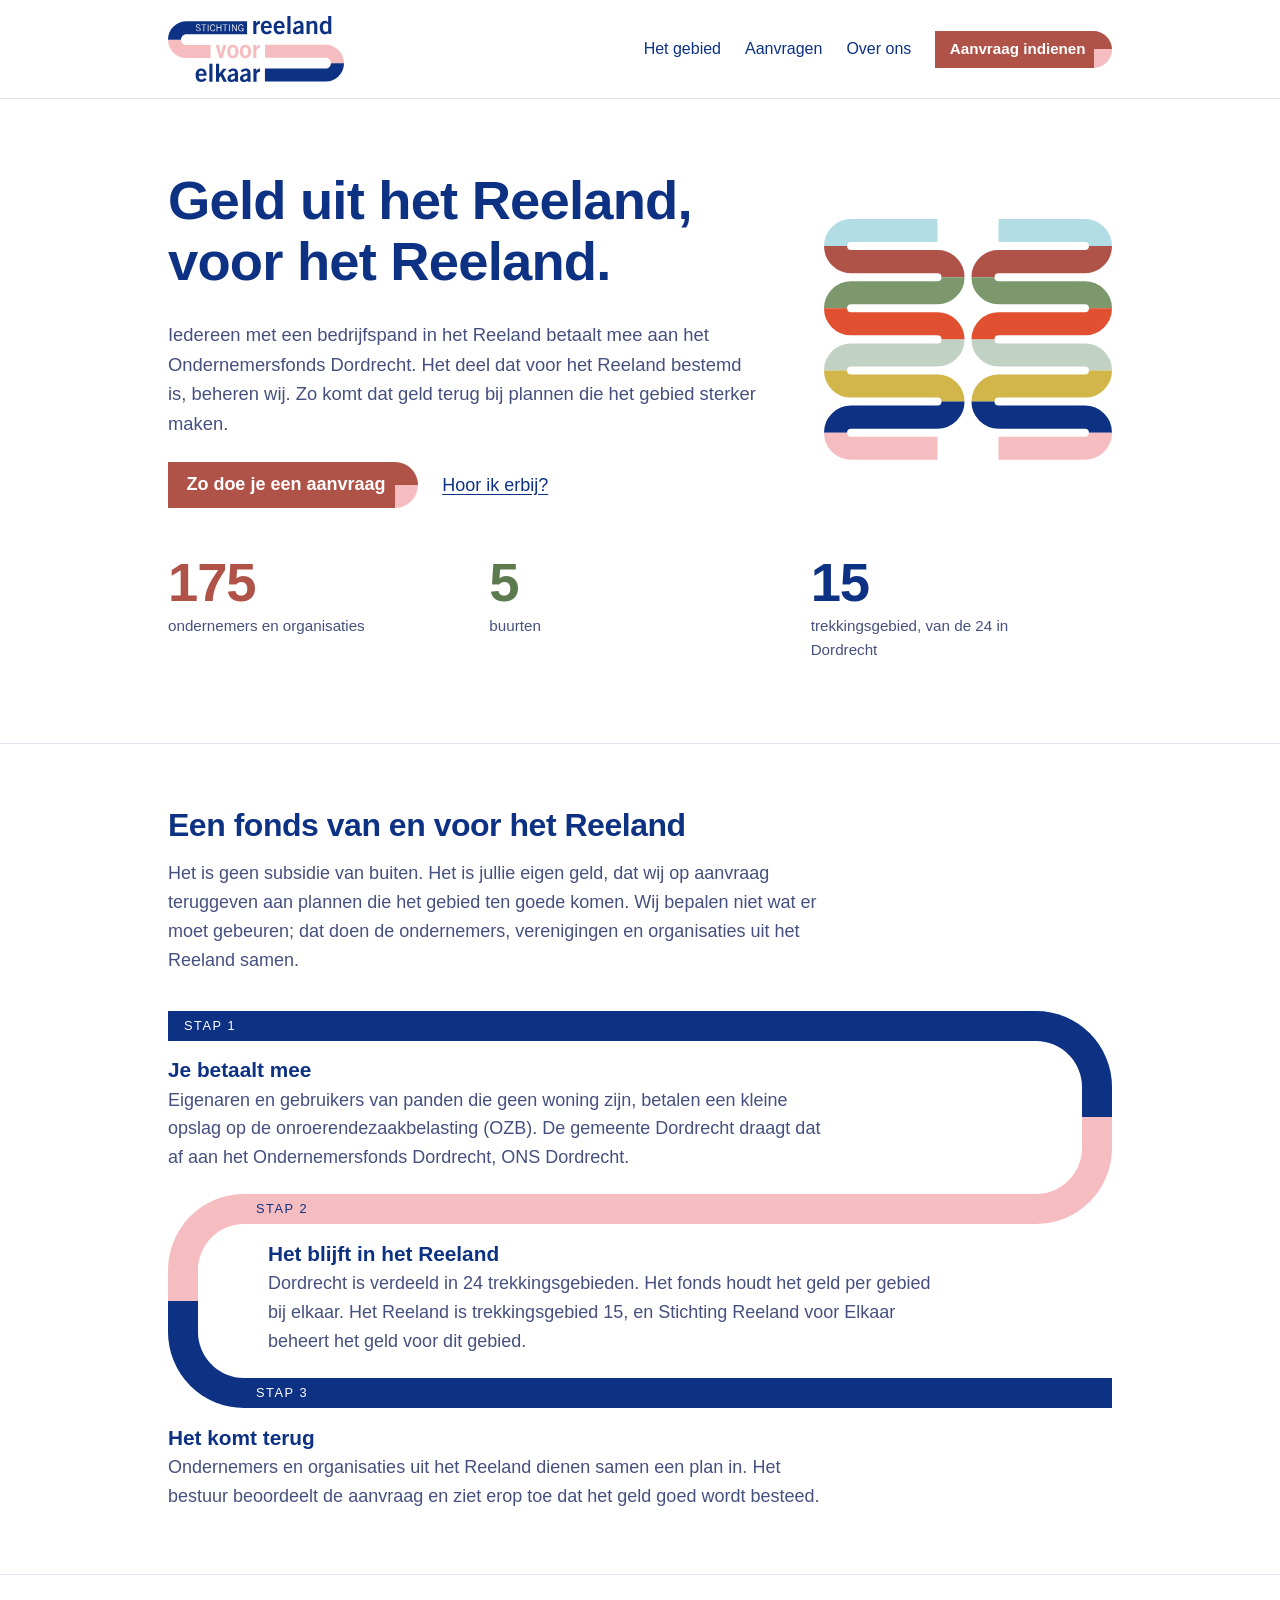
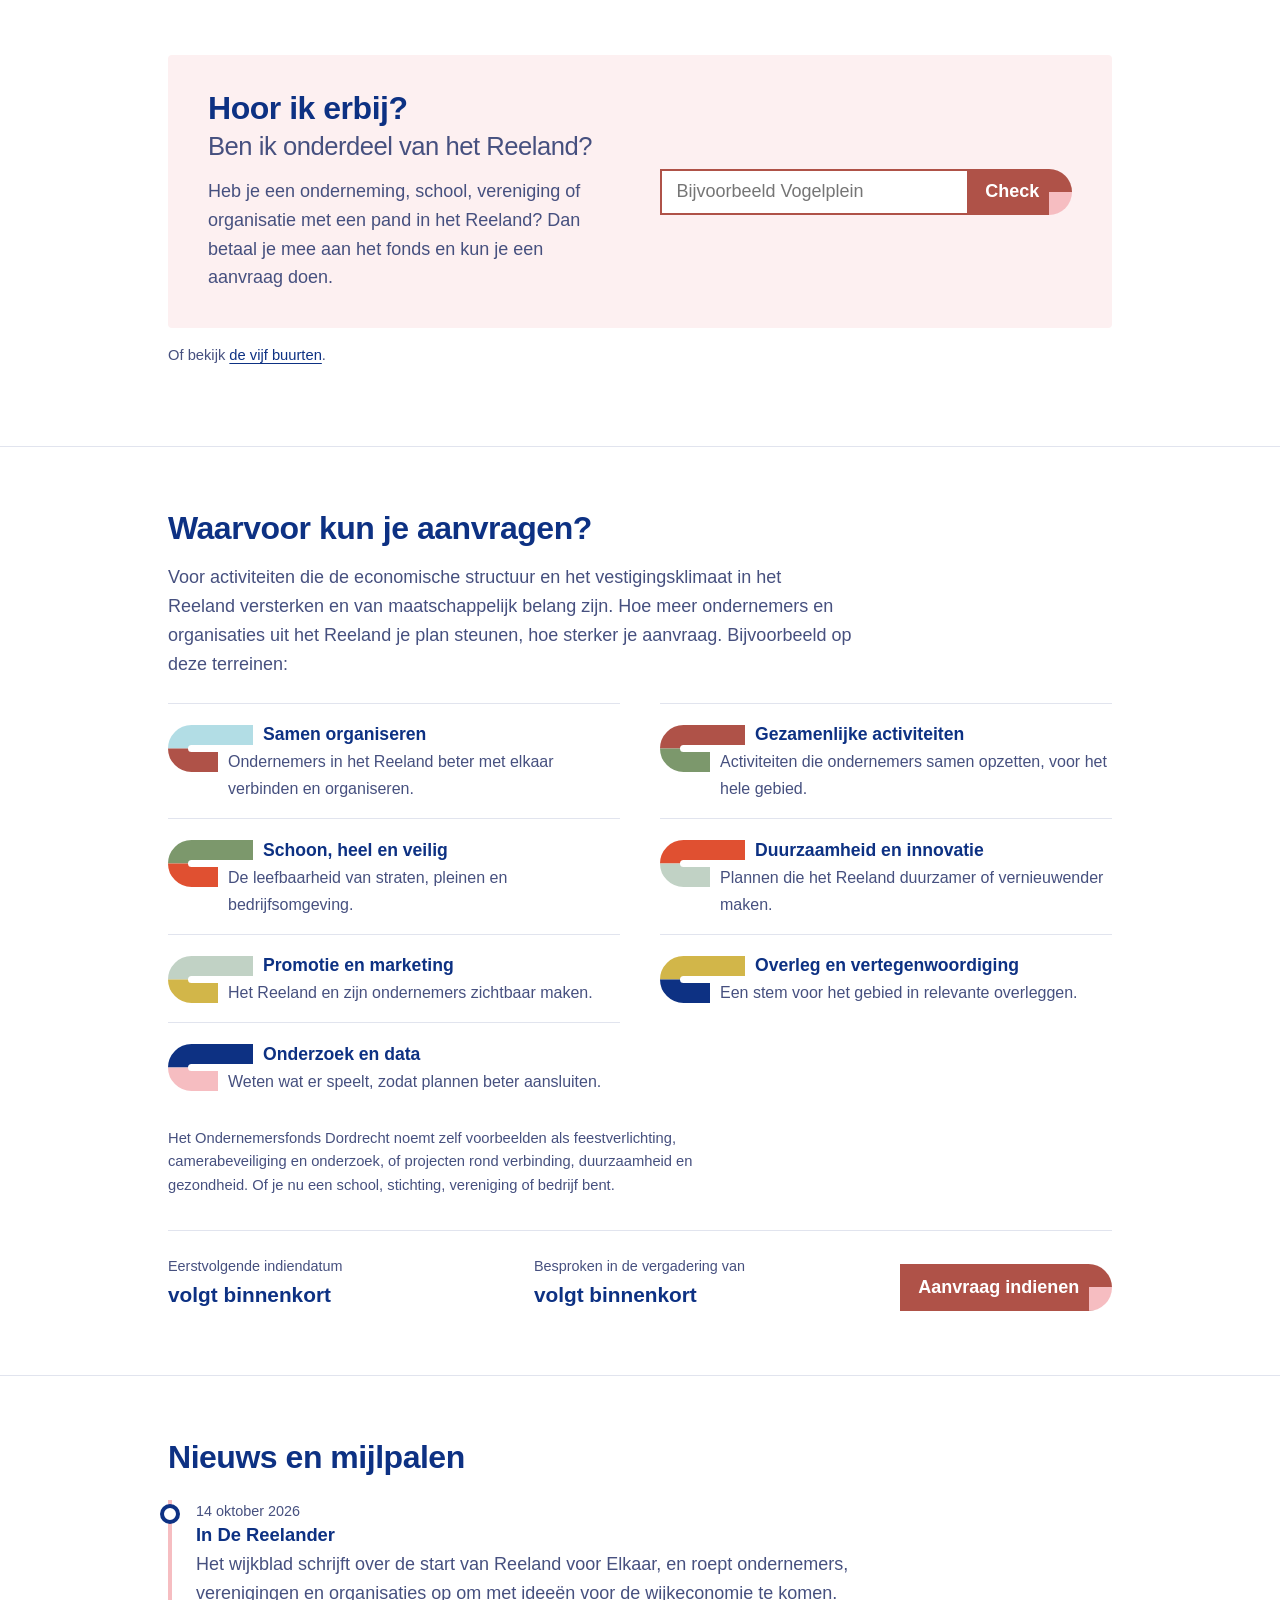
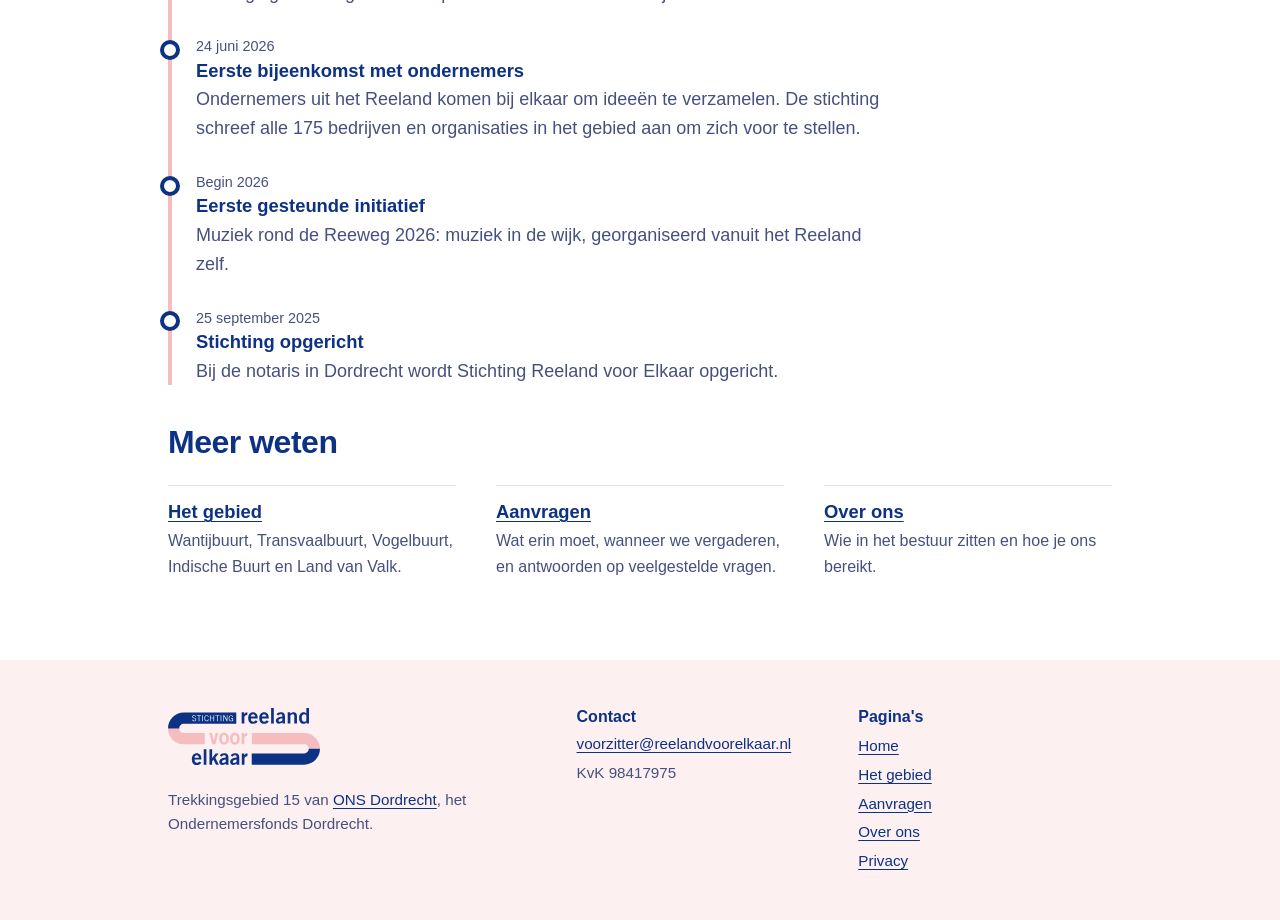
<file: index.html>
<!doctype html>
<html lang="nl">
<head>
  <meta charset="utf-8">
  <meta name="viewport" content="width=device-width, initial-scale=1">
  <title>Stichting Reeland voor Elkaar | Geld uit het Reeland, voor het Reeland</title>
  <meta name="description" content="Ondernemers, scholen en verenigingen in het Reeland in Dordrecht betalen mee aan het Ondernemersfonds. Bij Stichting Reeland voor Elkaar vraag je dat geld aan voor de wijk.">
  <meta property="og:title" content="Stichting Reeland voor Elkaar | Geld uit het Reeland, voor het Reeland">
  <meta property="og:description" content="Ondernemers, scholen en verenigingen in het Reeland in Dordrecht betalen mee aan het Ondernemersfonds. Bij Stichting Reeland voor Elkaar vraag je dat geld aan voor de wijk.">
  <meta property="og:type" content="website">
  <meta property="og:locale" content="nl_NL">
  <meta property="og:image" content="https://reelandvoorelkaar.nl/assets/deelafbeelding.png">
  <meta property="og:url" content="https://reelandvoorelkaar.nl/index.html">
  <link rel="icon" href="assets/favicon.svg" type="image/svg+xml">
  <link rel="stylesheet" href="assets/style.css?v=202611121010">
</head>
<body data-pair="home">
  <a class="skip" href="#inhoud">Naar de inhoud</a>

  <header class="top">
    <div class="wrap top__bar">
      <a class="logo" href="index.html"><img src="assets/logo/logo-5.svg" alt="Stichting Reeland voor Elkaar" width="249" height="94"></a>
      <nav class="nav" aria-label="Hoofdmenu">
        <a href="gebied.html">Het gebied</a><a href="aanvragen.html">Aanvragen</a><a href="over-ons.html">Over ons</a>
        <a class="btn" href="aanvraag.html">Aanvraag indienen</a>
      </nav>
    </div>
  </header>

  <main id="inhoud">
    <section class="hero" aria-labelledby="kop">
      <div class="wrap hero__grid">
        <div>
          <h1 id="kop">Geld uit het Reeland, <span>voor het Reeland.</span></h1>
          <p class="lead">Iedereen met een bedrijfspand in het Reeland betaalt mee aan het Ondernemersfonds Dordrecht. Het deel dat voor het Reeland bestemd is, beheren wij. Zo komt dat geld terug bij plannen die het gebied sterker maken.</p>
          <div class="actions">
            <a class="btn" href="aanvragen.html">Zo doe je een aanvraag</a>
            <a href="#hoor-ik-erbij">Hoor ik erbij?</a>
          </div>
        </div>
        <svg class="hero__art" xmlns="http://www.w3.org/2000/svg" viewBox="0 0 500.0 418" fill="none" stroke-width="40" aria-hidden="true">
  <path d="M197 20 H47 A27 27 0 0 0 20 47" stroke="#b2dde5"/>
  <path d="M20 47 A27 27 0 0 0 47 74 H197 A27 27 0 0 1 224 101" stroke="#af5248"/>
  <path d="M224 101 A27 27 0 0 1 197 128 H47 A27 27 0 0 0 20 155" stroke="#7c986c"/>
  <path d="M20 155 A27 27 0 0 0 47 182 H197 A27 27 0 0 1 224 209" stroke="#e05031"/>
  <path d="M224 209 A27 27 0 0 1 197 236 H47 A27 27 0 0 0 20 263" stroke="#c1d2c5"/>
  <path d="M20 263 A27 27 0 0 0 47 290 H197 A27 27 0 0 1 224 317" stroke="#d2b649"/>
  <path d="M224 317 A27 27 0 0 1 197 344 H47 A27 27 0 0 0 20 371" stroke="#0d3183"/>
  <path d="M20 371 A27 27 0 0 0 47 398 H197" stroke="#f6bdc1"/>
  <path d="M303 20 H453 A27 27 0 0 1 480 47" stroke="#b2dde5"/>
  <path d="M480 47 A27 27 0 0 1 453 74 H303 A27 27 0 0 0 276 101" stroke="#af5248"/>
  <path d="M276 101 A27 27 0 0 0 303 128 H453 A27 27 0 0 1 480 155" stroke="#7c986c"/>
  <path d="M480 155 A27 27 0 0 1 453 182 H303 A27 27 0 0 0 276 209" stroke="#e05031"/>
  <path d="M276 209 A27 27 0 0 0 303 236 H453 A27 27 0 0 1 480 263" stroke="#c1d2c5"/>
  <path d="M480 263 A27 27 0 0 1 453 290 H303 A27 27 0 0 0 276 317" stroke="#d2b649"/>
  <path d="M276 317 A27 27 0 0 0 303 344 H453 A27 27 0 0 1 480 371" stroke="#0d3183"/>
  <path d="M480 371 A27 27 0 0 1 453 398 H303" stroke="#f6bdc1"/>
</svg>

      </div>
      <div class="wrap">
        <ul class="cijfers" aria-label="Het Reeland in cijfers">
          <li><strong>175</strong><span>ondernemers en organisaties</span></li>
          <li><strong>5</strong><span>buurten</span></li>
          <li><strong>15</strong><span>trekkingsgebied, van de 24 in Dordrecht</span></li>
        </ul>
      </div>
    </section>

    <section class="block" aria-labelledby="h-werkt">
      <div class="wrap">
        <h2 id="h-werkt">Een fonds van en voor het Reeland</h2>
        <p class="intro">Het is geen subsidie van buiten. Het is jullie eigen geld, dat wij op aanvraag teruggeven aan plannen die het gebied ten goede komen. Wij bepalen niet wat er moet gebeuren; dat doen de ondernemers, verenigingen en organisaties uit het Reeland samen.</p>
        <ol class="flow">
          <li><span class="flow__label">Stap 1</span><h3>Je betaalt mee</h3><p>Eigenaren en gebruikers van panden die geen woning zijn, betalen een kleine opslag op de onroerendezaakbelasting (OZB). De gemeente Dordrecht draagt dat af aan het Ondernemersfonds Dordrecht, ONS Dordrecht.</p></li>
          <li><span class="flow__label">Stap 2</span><h3>Het blijft in het Reeland</h3><p>Dordrecht is verdeeld in 24 trekkingsgebieden. Het fonds houdt het geld per gebied bij elkaar. Het Reeland is trekkingsgebied 15, en Stichting Reeland voor Elkaar beheert het geld voor dit gebied.</p></li>
          <li><span class="flow__label">Stap 3</span><h3>Het komt terug</h3><p>Ondernemers en organisaties uit het Reeland dienen samen een plan in. Het bestuur beoordeelt de aanvraag en ziet erop toe dat het geld goed wordt besteed.</p></li>
        </ol>
      </div>
    </section>
    <section class="block" id="hoor-ik-erbij" aria-labelledby="h-check">
      <div class="wrap">
        <div class="panel">
          <div>
            <h2 id="h-check">Hoor ik erbij? <span>Ben ik onderdeel van het Reeland?</span></h2>
            <p>Heb je een onderneming, school, vereniging of organisatie met een pand in het Reeland? Dan betaal je mee aan het fonds en kun je een aanvraag doen.</p>
          </div>
          <div>
            <form class="streetform" data-straatcheck>
              <label for="straat-home">Typ je straatnaam</label>
              <input id="straat-home" name="straat" list="straten-lijst" autocomplete="off" placeholder="Bijvoorbeeld Vogelplein">
              <button class="btn" type="submit">Check</button>
            </form>
            <p class="result" role="status" aria-live="polite"></p>
            <datalist id="straten-lijst"></datalist>
          </div>
        </div>
        <p class="small mt-s">Of bekijk <a href="gebied.html">de vijf buurten</a>.</p>
      </div>
    </section>
    <section class="block" aria-labelledby="h-thema">
      <div class="wrap">
        <h2 id="h-thema">Waarvoor kun je aanvragen?</h2>
        <p class="intro">Voor activiteiten die de economische structuur en het vestigingsklimaat in het Reeland versterken en van maatschappelijk belang zijn. Hoe meer ondernemers en organisaties uit het Reeland je plan steunen, hoe sterker je aanvraag. Bijvoorbeeld op deze terreinen:</p>
        <ul class="list list--2 tiles">
          <li><svg class="mini" viewBox="0 0 170 94" fill="none" stroke-width="40" aria-hidden="true"><path d="M170 20H47A27 27 0 0 0 20 47" stroke="var(--t1)"/><path d="M20 47A27 27 0 0 0 47 74H100" stroke="var(--t2)"/></svg><h3>Samen organiseren</h3><p>Ondernemers in het Reeland beter met elkaar verbinden en organiseren.</p></li>
          <li><svg class="mini" viewBox="0 0 170 94" fill="none" stroke-width="40" aria-hidden="true"><path d="M170 20H47A27 27 0 0 0 20 47" stroke="var(--t1)"/><path d="M20 47A27 27 0 0 0 47 74H100" stroke="var(--t2)"/></svg><h3>Gezamenlijke activiteiten</h3><p>Activiteiten die ondernemers samen opzetten, voor het hele gebied.</p></li>
          <li><svg class="mini" viewBox="0 0 170 94" fill="none" stroke-width="40" aria-hidden="true"><path d="M170 20H47A27 27 0 0 0 20 47" stroke="var(--t1)"/><path d="M20 47A27 27 0 0 0 47 74H100" stroke="var(--t2)"/></svg><h3>Schoon, heel en veilig</h3><p>De leefbaarheid van straten, pleinen en bedrijfsomgeving.</p></li>
          <li><svg class="mini" viewBox="0 0 170 94" fill="none" stroke-width="40" aria-hidden="true"><path d="M170 20H47A27 27 0 0 0 20 47" stroke="var(--t1)"/><path d="M20 47A27 27 0 0 0 47 74H100" stroke="var(--t2)"/></svg><h3>Duurzaamheid en innovatie</h3><p>Plannen die het Reeland duurzamer of vernieuwender maken.</p></li>
          <li><svg class="mini" viewBox="0 0 170 94" fill="none" stroke-width="40" aria-hidden="true"><path d="M170 20H47A27 27 0 0 0 20 47" stroke="var(--t1)"/><path d="M20 47A27 27 0 0 0 47 74H100" stroke="var(--t2)"/></svg><h3>Promotie en marketing</h3><p>Het Reeland en zijn ondernemers zichtbaar maken.</p></li>
          <li><svg class="mini" viewBox="0 0 170 94" fill="none" stroke-width="40" aria-hidden="true"><path d="M170 20H47A27 27 0 0 0 20 47" stroke="var(--t1)"/><path d="M20 47A27 27 0 0 0 47 74H100" stroke="var(--t2)"/></svg><h3>Overleg en vertegenwoordiging</h3><p>Een stem voor het gebied in relevante overleggen.</p></li>
          <li><svg class="mini" viewBox="0 0 170 94" fill="none" stroke-width="40" aria-hidden="true"><path d="M170 20H47A27 27 0 0 0 20 47" stroke="var(--t1)"/><path d="M20 47A27 27 0 0 0 47 74H100" stroke="var(--t2)"/></svg><h3>Onderzoek en data</h3><p>Weten wat er speelt, zodat plannen beter aansluiten.</p></li>
        </ul>
        <p class="small mt-s">Het Ondernemersfonds Dordrecht noemt zelf voorbeelden als feestverlichting, camerabeveiliging en onderzoek, of projecten rond verbinding, duurzaamheid en gezondheid. Of je nu een school, stichting, vereniging of bedrijf bent.</p>
        <div class="deadline">
          <div><small>Eerstvolgende indiendatum</small><strong data-next="indienen">&nbsp;</strong></div>
          <div><small>Besproken in de vergadering van</small><strong data-next="vergadering">&nbsp;</strong></div>
          <a class="btn" href="aanvragen.html">Aanvraag indienen</a>
        </div>
      </div>
    </section>
    <section class="block" aria-labelledby="h-meer">
      <div class="wrap">
        <h2 id="h-gesteund">Nieuws en mijlpalen</h2>
        <ol class="tijdlijn">
          <li><time datetime="2026-10-14">14 oktober 2026</time><h3>In De Reelander</h3><p>Het wijkblad schrijft over de start van Reeland voor Elkaar, en roept ondernemers, verenigingen en organisaties op om met ideeën voor de wijkeconomie te komen.</p></li>
          <li><time datetime="2026-06-24">24 juni 2026</time><h3>Eerste bijeenkomst met ondernemers</h3><p>Ondernemers uit het Reeland komen bij elkaar om ideeën te verzamelen. De stichting schreef alle 175 bedrijven en organisaties in het gebied aan om zich voor te stellen.</p></li>
          <li><time datetime="2026-01">Begin 2026</time><h3>Eerste gesteunde initiatief</h3><p>Muziek rond de Reeweg 2026: muziek in de wijk, georganiseerd vanuit het Reeland zelf.</p></li>
          <li><time datetime="2025-09-25">25 september 2025</time><h3>Stichting opgericht</h3><p>Bij de notaris in Dordrecht wordt Stichting Reeland voor Elkaar opgericht.</p></li>
        </ol>
        <h2 id="h-meer" class="mt">Meer weten</h2>
        <ul class="list list--3">
          <li><a class="linkcard" href="gebied.html"><h3>Het gebied</h3><p>Wantijbuurt, Transvaalbuurt, Vogelbuurt, Indische Buurt en Land van Valk.</p></a></li>
          <li><a class="linkcard" href="aanvragen.html"><h3>Aanvragen</h3><p>Wat erin moet, wanneer we vergaderen, en antwoorden op veelgestelde vragen.</p></a></li>
          <li><a class="linkcard" href="over-ons.html"><h3>Over ons</h3><p>Wie in het bestuur zitten en hoe je ons bereikt.</p></a></li>
        </ul>
      </div>
    </section>

  </main>

  <footer class="foot">
    <div class="wrap foot__grid">
      <div>
        <img src="assets/logo/logo-5.svg" alt="Stichting Reeland voor Elkaar" width="249" height="94">
        <p>Trekkingsgebied 15 van <a href="https://www.ondernemersfondsdordrecht.nl/">ONS Dordrecht</a>, het Ondernemersfonds Dordrecht.</p>
      </div>
      <div>
        <h2>Contact</h2>
        <p><a href="mailto:voorzitter@reelandvoorelkaar.nl">voorzitter@reelandvoorelkaar.nl</a></p>
        <p>KvK 98417975</p>
      </div>
      <div>
        <h2>Pagina's</h2>
        <ul>
          <li><a href="index.html">Home</a></li>
          <li><a href="gebied.html">Het gebied</a></li><li><a href="aanvragen.html">Aanvragen</a></li><li><a href="over-ons.html">Over ons</a></li>
          <li><a href="privacy.html">Privacy</a></li>
        </ul>
      </div>
    </div>
  </footer>

  <script src="assets/data.js?v=202611121010"></script>
  
  <script src="assets/script.js?v=202611121010" defer></script>
</body>
</html>
</file>
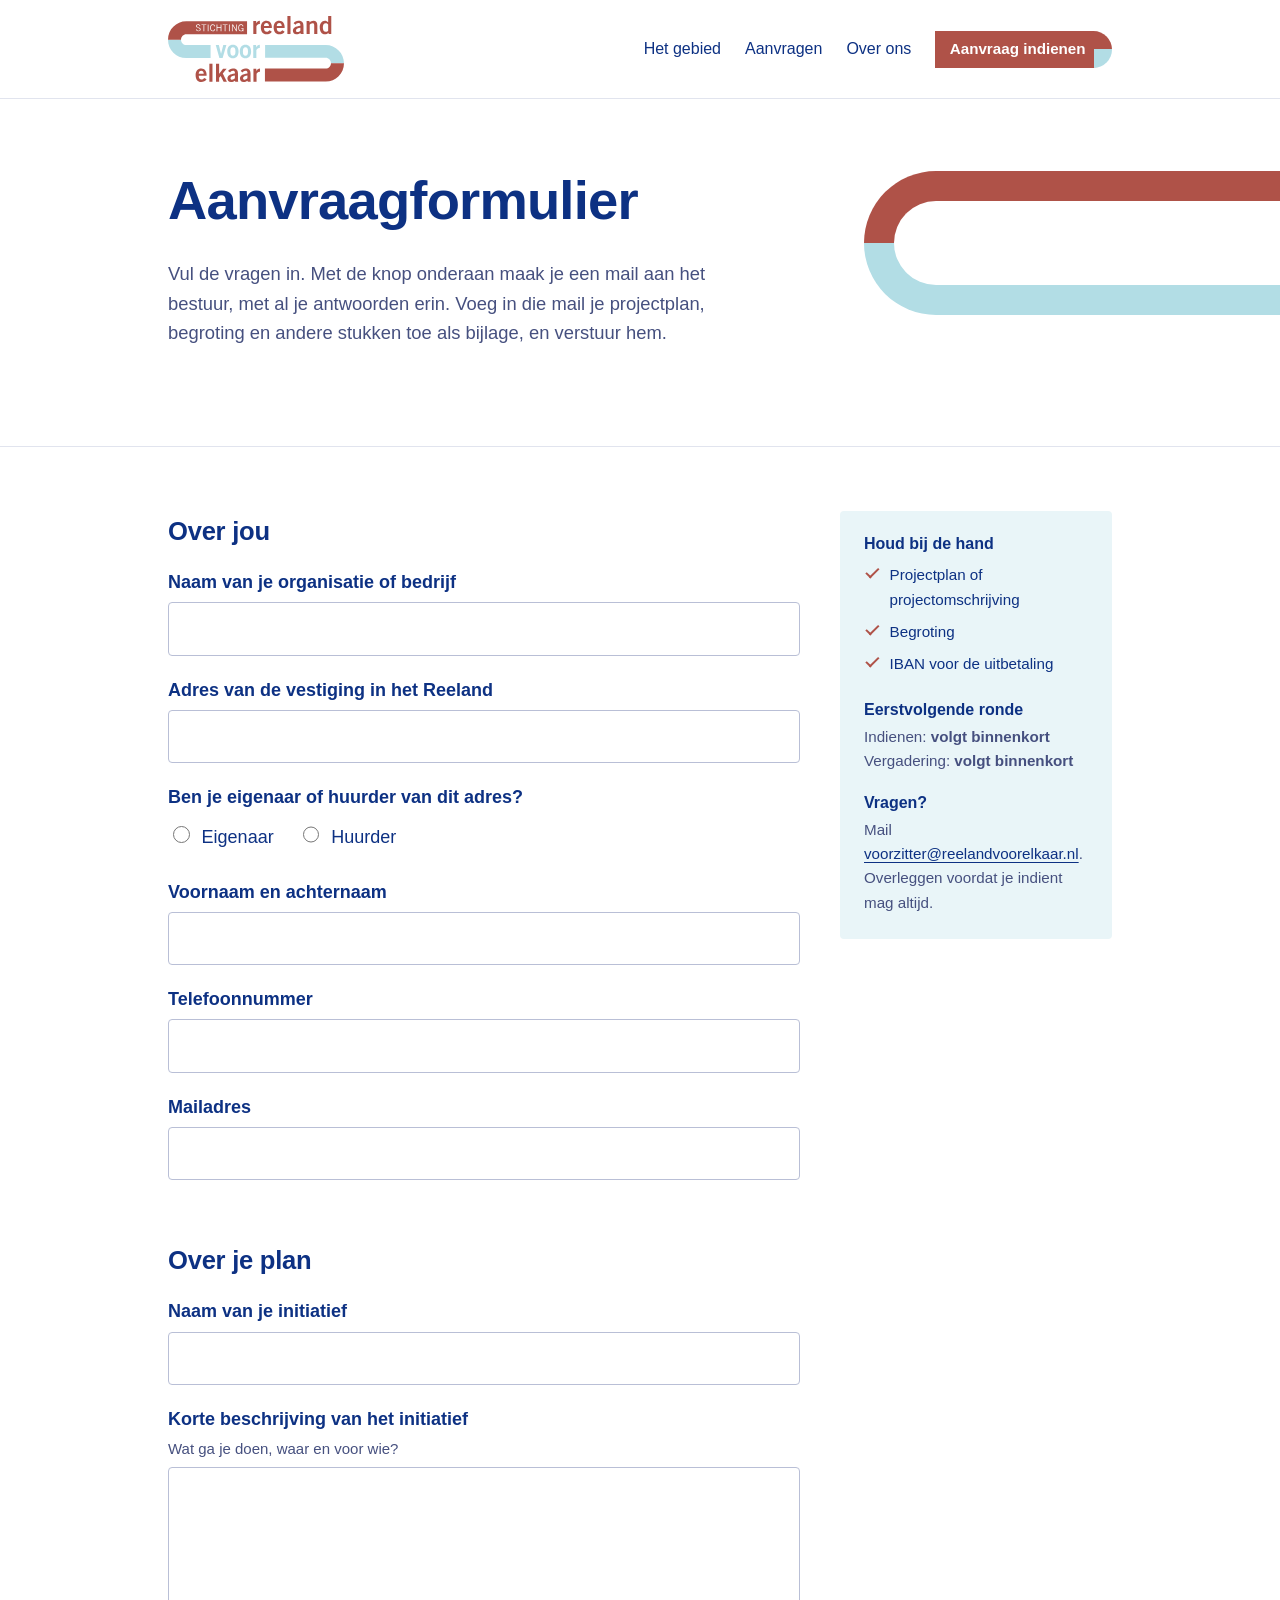
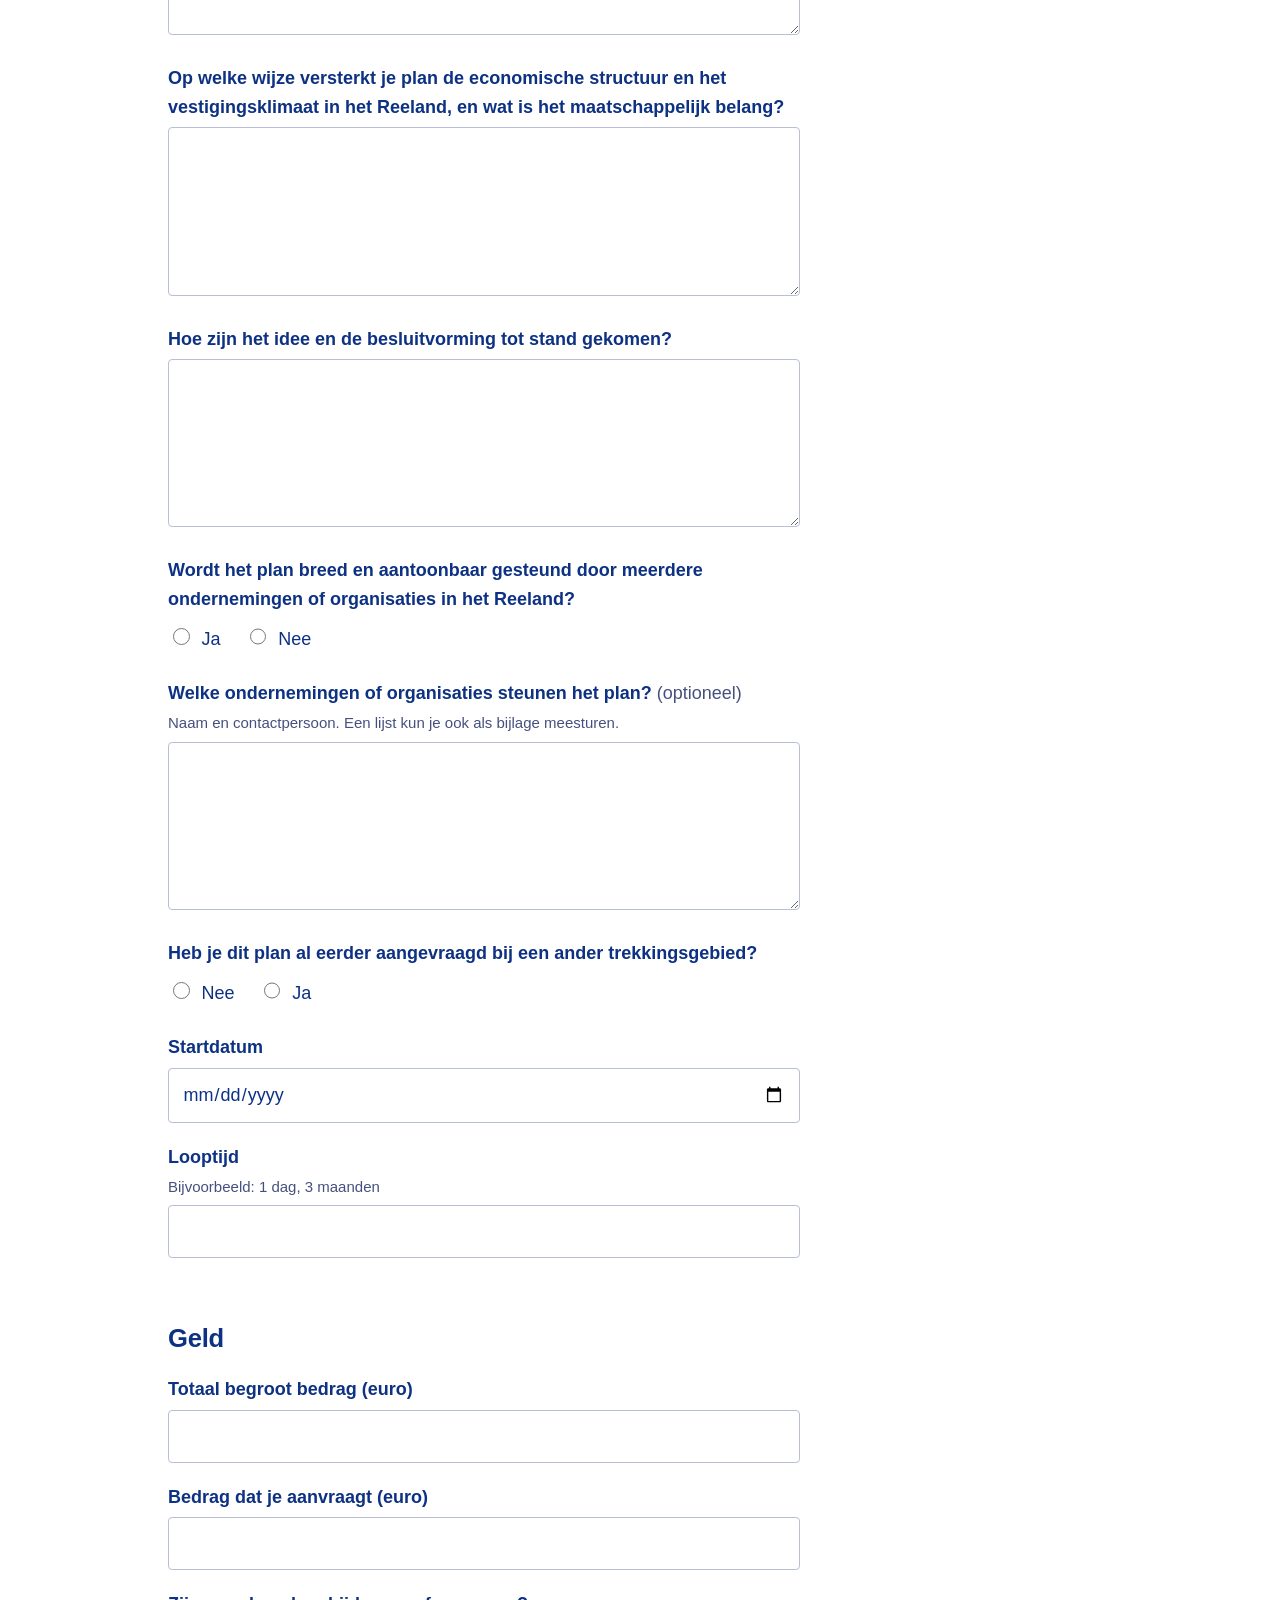
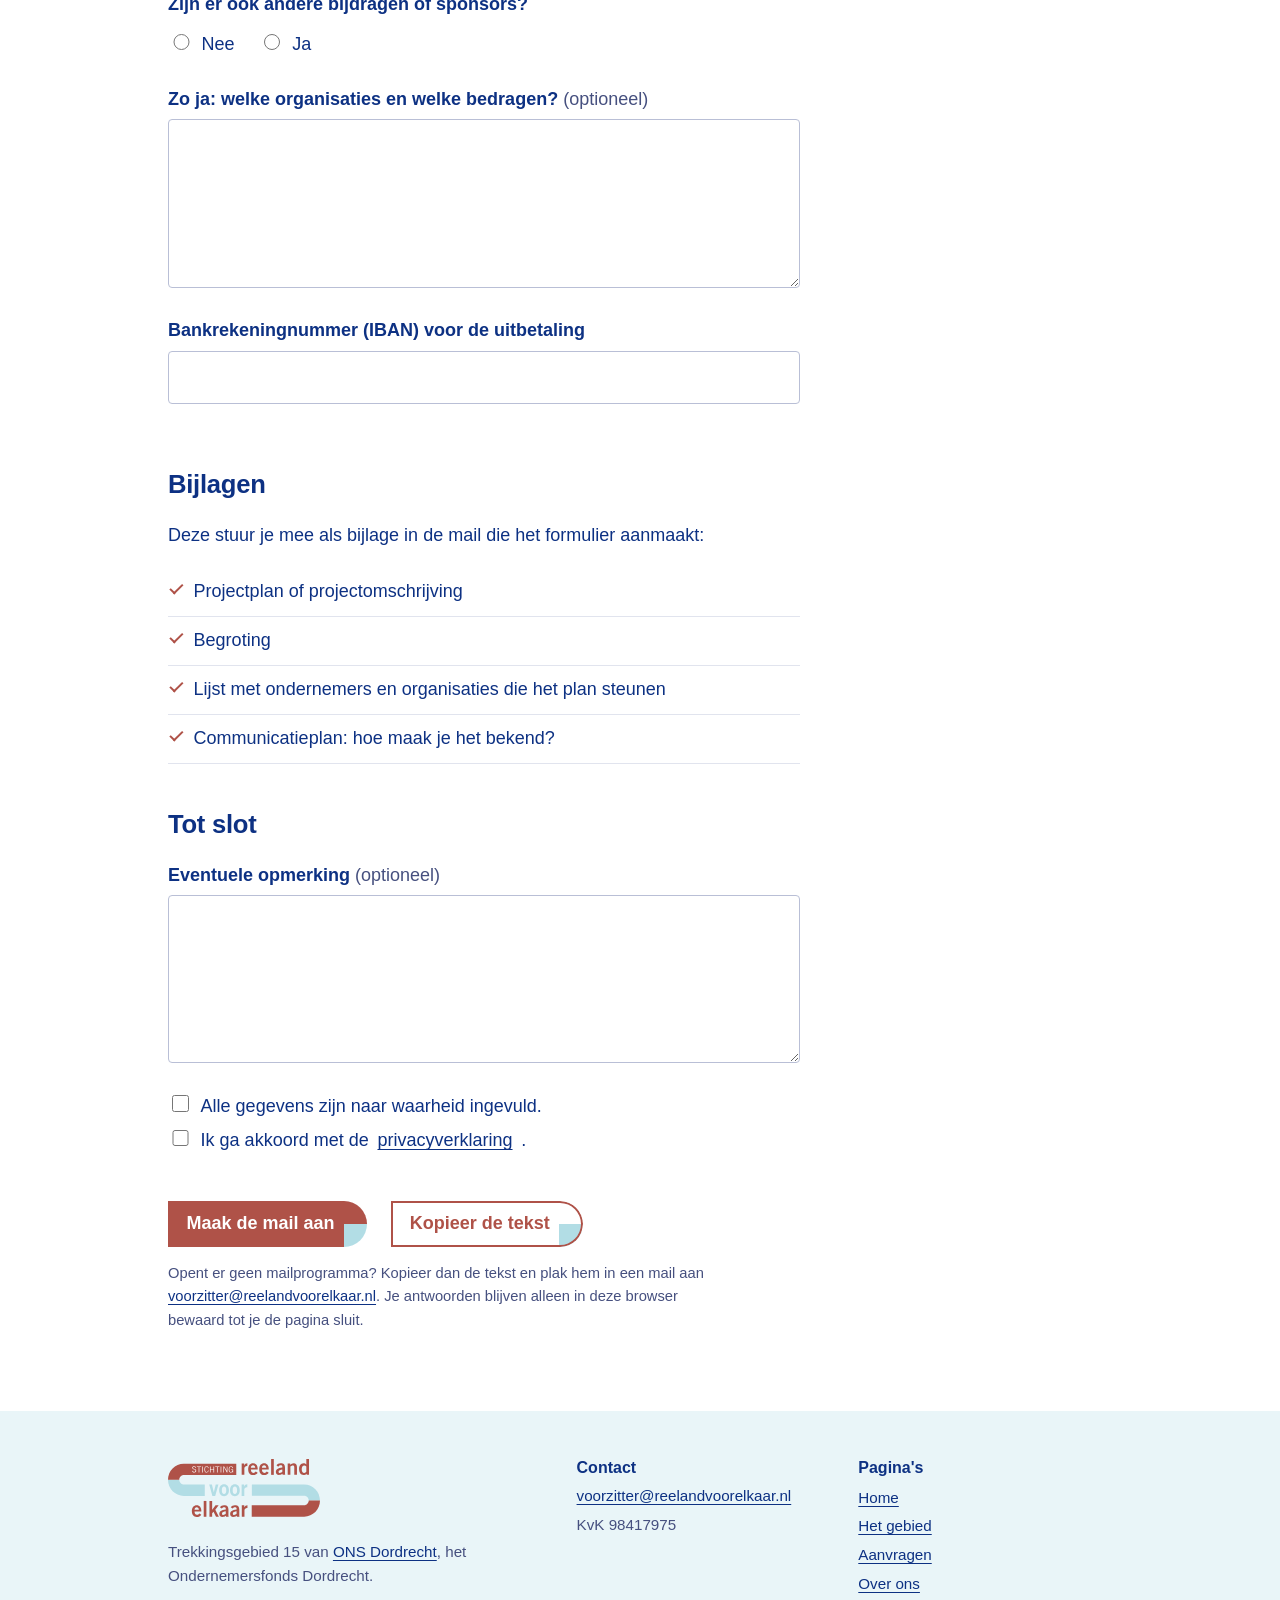
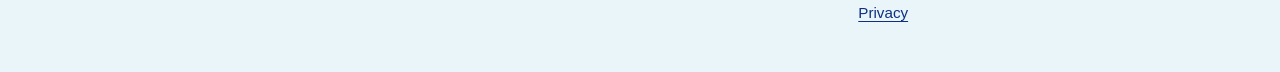
<file: aanvraag.html>
<!doctype html>
<html lang="nl">
<head>
  <meta charset="utf-8">
  <meta name="viewport" content="width=device-width, initial-scale=1">
  <title>Aanvraagformulier | Stichting Reeland voor Elkaar</title>
  <meta name="description" content="Doe een aanvraag bij Stichting Reeland voor Elkaar, trekkingsgebied 15 van ONS Dordrecht.">
  <meta property="og:title" content="Aanvraagformulier | Stichting Reeland voor Elkaar">
  <meta property="og:description" content="Doe een aanvraag bij Stichting Reeland voor Elkaar, trekkingsgebied 15 van ONS Dordrecht.">
  <meta property="og:type" content="website">
  <meta property="og:locale" content="nl_NL">
  <meta property="og:image" content="https://reelandvoorelkaar.nl/assets/deelafbeelding.png">
  <meta property="og:url" content="https://reelandvoorelkaar.nl/aanvraag.html">
  <link rel="icon" href="assets/favicon.svg" type="image/svg+xml">
  <link rel="stylesheet" href="assets/style.css?v=202611121010">
</head>
<body data-pair="aanvragen">
  <a class="skip" href="#inhoud">Naar de inhoud</a>

  <header class="top">
    <div class="wrap top__bar">
      <a class="logo" href="index.html"><img src="assets/logo/logo-1.svg" alt="Stichting Reeland voor Elkaar" width="249" height="94"></a>
      <nav class="nav" aria-label="Hoofdmenu">
        <a href="gebied.html">Het gebied</a><a href="aanvragen.html">Aanvragen</a><a href="over-ons.html">Over ons</a>
        <a class="btn" href="aanvraag.html">Aanvraag indienen</a>
      </nav>
    </div>
  </header>

  <main id="inhoud">
    <section class="pagehead" aria-labelledby="kop">
      <div class="kopband" aria-hidden="true"></div>
      <div class="wrap">
        <h1 id="kop">Aanvraagformulier</h1>
        <p class="lead">Vul de vragen in. Met de knop onderaan maak je een mail aan het bestuur, met al je antwoorden erin. Voeg in die mail je projectplan, begroting en andere stukken toe als bijlage, en verstuur hem.</p>
      </div>
    </section>

    <section class="block" aria-labelledby="h-form">
      <div class="wrap">
        <h2 id="h-form" class="sr">Formulier</h2>
        <div class="formgrid">
        <form class="aanvraag" id="aanvraagformulier" novalidate>
          <fieldset class="group"><legend>Over jou</legend>
            <div class="field"><label for="organisatie">Naam van je organisatie of bedrijf</label><input id="organisatie" name="organisatie" type="text" required></div>
            <div class="field"><label for="adres">Adres van de vestiging in het Reeland</label><input id="adres" name="adres" type="text" required></div>
            <fieldset class="field"><legend>Ben je eigenaar of huurder van dit adres?</legend><div class="opts"><label class="opt"><input type="radio" name="eigendom" value="Eigenaar" required> Eigenaar</label><label class="opt"><input type="radio" name="eigendom" value="Huurder" required> Huurder</label></div></fieldset>
            <div class="field"><label for="naam">Voornaam en achternaam</label><input id="naam" name="naam" type="text" required autocomplete="name"></div>
            <div class="field"><label for="telefoon">Telefoonnummer</label><input id="telefoon" name="telefoon" type="tel" required autocomplete="tel"></div>
            <div class="field"><label for="email">Mailadres</label><input id="email" name="email" type="email" required autocomplete="email"></div>
          </fieldset>
          <fieldset class="group"><legend>Over je plan</legend>
            <div class="field"><label for="titel">Naam van je initiatief</label><input id="titel" name="titel" type="text" required></div>
            <div class="field"><label for="beschrijving">Korte beschrijving van het initiatief</label><small>Wat ga je doen, waar en voor wie?</small><textarea id="beschrijving" name="beschrijving" rows="5" required></textarea></div>
            <div class="field"><label for="belang">Op welke wijze versterkt je plan de economische structuur en het vestigingsklimaat in het Reeland, en wat is het maatschappelijk belang?</label><textarea id="belang" name="belang" rows="5" required></textarea></div>
            <div class="field"><label for="ontstaan">Hoe zijn het idee en de besluitvorming tot stand gekomen?</label><textarea id="ontstaan" name="ontstaan" rows="5" required></textarea></div>
            <fieldset class="field"><legend>Wordt het plan breed en aantoonbaar gesteund door meerdere ondernemingen of organisaties in het Reeland?</legend><div class="opts"><label class="opt"><input type="radio" name="draagvlak" value="Ja" required> Ja</label><label class="opt"><input type="radio" name="draagvlak" value="Nee" required> Nee</label></div></fieldset>
            <div class="field"><label for="steun">Welke ondernemingen of organisaties steunen het plan? <span>(optioneel)</span></label><small>Naam en contactpersoon. Een lijst kun je ook als bijlage meesturen.</small><textarea id="steun" name="steun" rows="5"></textarea></div>
            <fieldset class="field"><legend>Heb je dit plan al eerder aangevraagd bij een ander trekkingsgebied?</legend><div class="opts"><label class="opt"><input type="radio" name="eerder" value="Nee" required> Nee</label><label class="opt"><input type="radio" name="eerder" value="Ja" required> Ja</label></div></fieldset>
            <div class="field"><label for="start">Startdatum</label><input id="start" name="start" type="date" required></div>
            <div class="field"><label for="looptijd">Looptijd</label><small>Bijvoorbeeld: 1 dag, 3 maanden</small><input id="looptijd" name="looptijd" type="text" required></div>
          </fieldset>
          <fieldset class="group"><legend>Geld</legend>
            <div class="field"><label for="begroot">Totaal begroot bedrag (euro)</label><input id="begroot" name="begroot" type="number" required min="0" step="1" inputmode="numeric"></div>
            <div class="field"><label for="gevraagd">Bedrag dat je aanvraagt (euro)</label><input id="gevraagd" name="gevraagd" type="number" required min="0" step="1" inputmode="numeric"></div>
            <fieldset class="field"><legend>Zijn er ook andere bijdragen of sponsors?</legend><div class="opts"><label class="opt"><input type="radio" name="cofinanciering" value="Nee" required> Nee</label><label class="opt"><input type="radio" name="cofinanciering" value="Ja" required> Ja</label></div></fieldset>
            <div class="field"><label for="cofinanciers">Zo ja: welke organisaties en welke bedragen? <span>(optioneel)</span></label><textarea id="cofinanciers" name="cofinanciers" rows="5"></textarea></div>
            <div class="field"><label for="iban">Bankrekeningnummer (IBAN) voor de uitbetaling</label><input id="iban" name="iban" type="text" required autocomplete="off" spellcheck="false"></div>
          </fieldset>
          <fieldset class="group"><legend>Bijlagen</legend>
            <p>Deze stuur je mee als bijlage in de mail die het formulier aanmaakt:</p>
            <ul class="check">
              <li>Projectplan of projectomschrijving</li>
              <li>Begroting</li>
              <li>Lijst met ondernemers en organisaties die het plan steunen</li>
              <li>Communicatieplan: hoe maak je het bekend?</li>
            </ul>
          </fieldset>
          <fieldset class="group"><legend>Tot slot</legend>
            <div class="field"><label for="opmerking">Eventuele opmerking <span>(optioneel)</span></label><textarea id="opmerking" name="opmerking" rows="5"></textarea></div>
            <label class="opt"><input type="checkbox" name="waarheid" required> Alle gegevens zijn naar waarheid ingevuld.</label>
            <label class="opt"><input type="checkbox" name="privacy" required> Ik ga akkoord met de <a href="privacy.html">privacyverklaring</a>.</label>
          </fieldset>
          <p class="fout" role="alert" hidden></p>
          <div class="actions">
            <button class="btn" type="submit">Maak de mail aan</button>
            <button class="btn btn--licht" type="button" data-kopieer>Kopieer de tekst</button>
          </div>
          <p class="small" data-status role="status"></p>
          <p class="small">Opent er geen mailprogramma? Kopieer dan de tekst en plak hem in een mail aan <a href="mailto:voorzitter@reelandvoorelkaar.nl">voorzitter@reelandvoorelkaar.nl</a>. Je antwoorden blijven alleen in deze browser bewaard tot je de pagina sluit.</p>
        </form>
        <aside class="formhulp" aria-label="Goed om te weten">
          <h3>Houd bij de hand</h3>
          <ul class="check">
            <li>Projectplan of projectomschrijving</li>
            <li>Begroting</li>
            <li>IBAN voor de uitbetaling</li>
          </ul>
          <h3>Eerstvolgende ronde</h3>
          <p>Indienen: <strong data-next="indienen">nader te bepalen</strong><br>Vergadering: <strong data-next="vergadering">nader te bepalen</strong></p>
          <h3>Vragen?</h3>
          <p>Mail <a href="mailto:voorzitter@reelandvoorelkaar.nl">voorzitter@reelandvoorelkaar.nl</a>. Overleggen voordat je indient mag altijd.</p>
        </aside>
        </div>
      </div>
    </section>

  </main>

  <footer class="foot">
    <div class="wrap foot__grid">
      <div>
        <img src="assets/logo/logo-1.svg" alt="Stichting Reeland voor Elkaar" width="249" height="94">
        <p>Trekkingsgebied 15 van <a href="https://www.ondernemersfondsdordrecht.nl/">ONS Dordrecht</a>, het Ondernemersfonds Dordrecht.</p>
      </div>
      <div>
        <h2>Contact</h2>
        <p><a href="mailto:voorzitter@reelandvoorelkaar.nl">voorzitter@reelandvoorelkaar.nl</a></p>
        <p>KvK 98417975</p>
      </div>
      <div>
        <h2>Pagina's</h2>
        <ul>
          <li><a href="index.html">Home</a></li>
          <li><a href="gebied.html">Het gebied</a></li><li><a href="aanvragen.html">Aanvragen</a></li><li><a href="over-ons.html">Over ons</a></li>
          <li><a href="privacy.html">Privacy</a></li>
        </ul>
      </div>
    </div>
  </footer>

  <script src="assets/data.js?v=202611121010"></script>
  <script src="assets/aanvraag.js?v=202611121010" defer></script>
  <script src="assets/script.js?v=202611121010" defer></script>
</body>
</html>
</file>
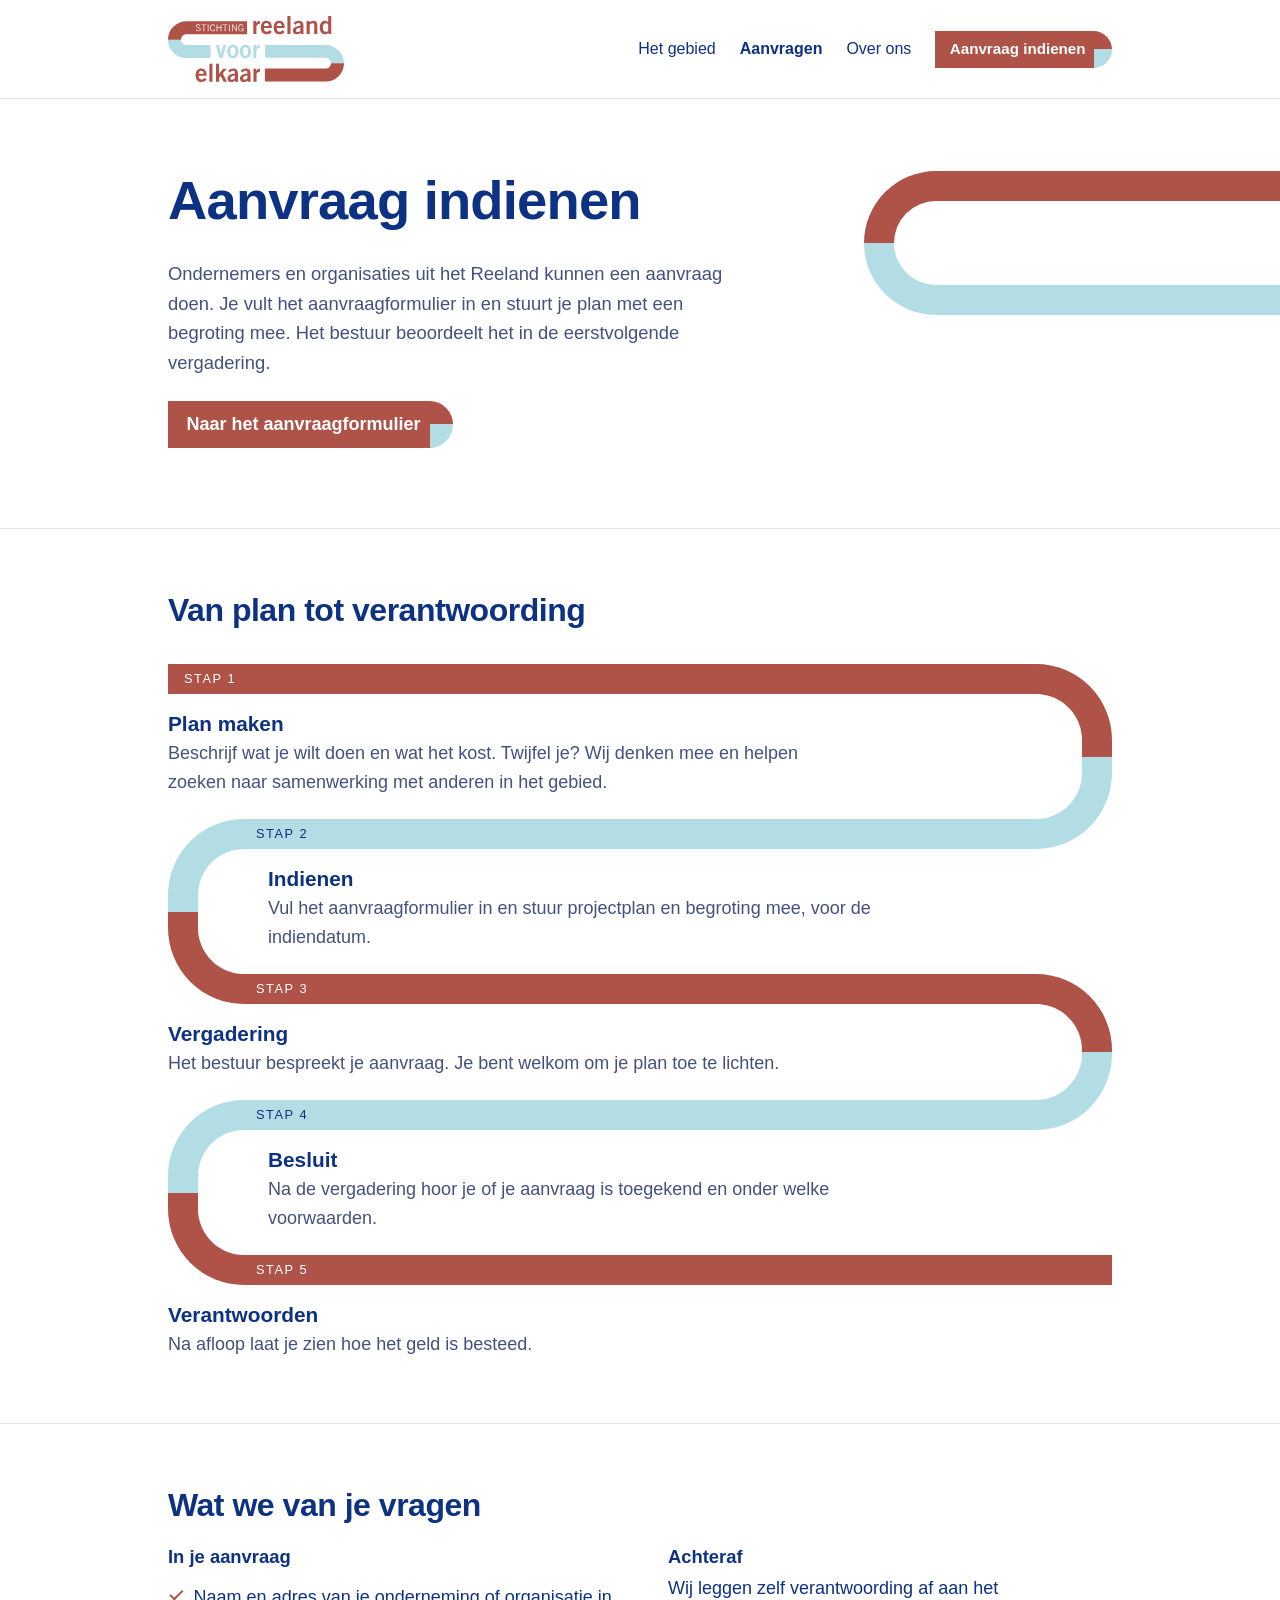
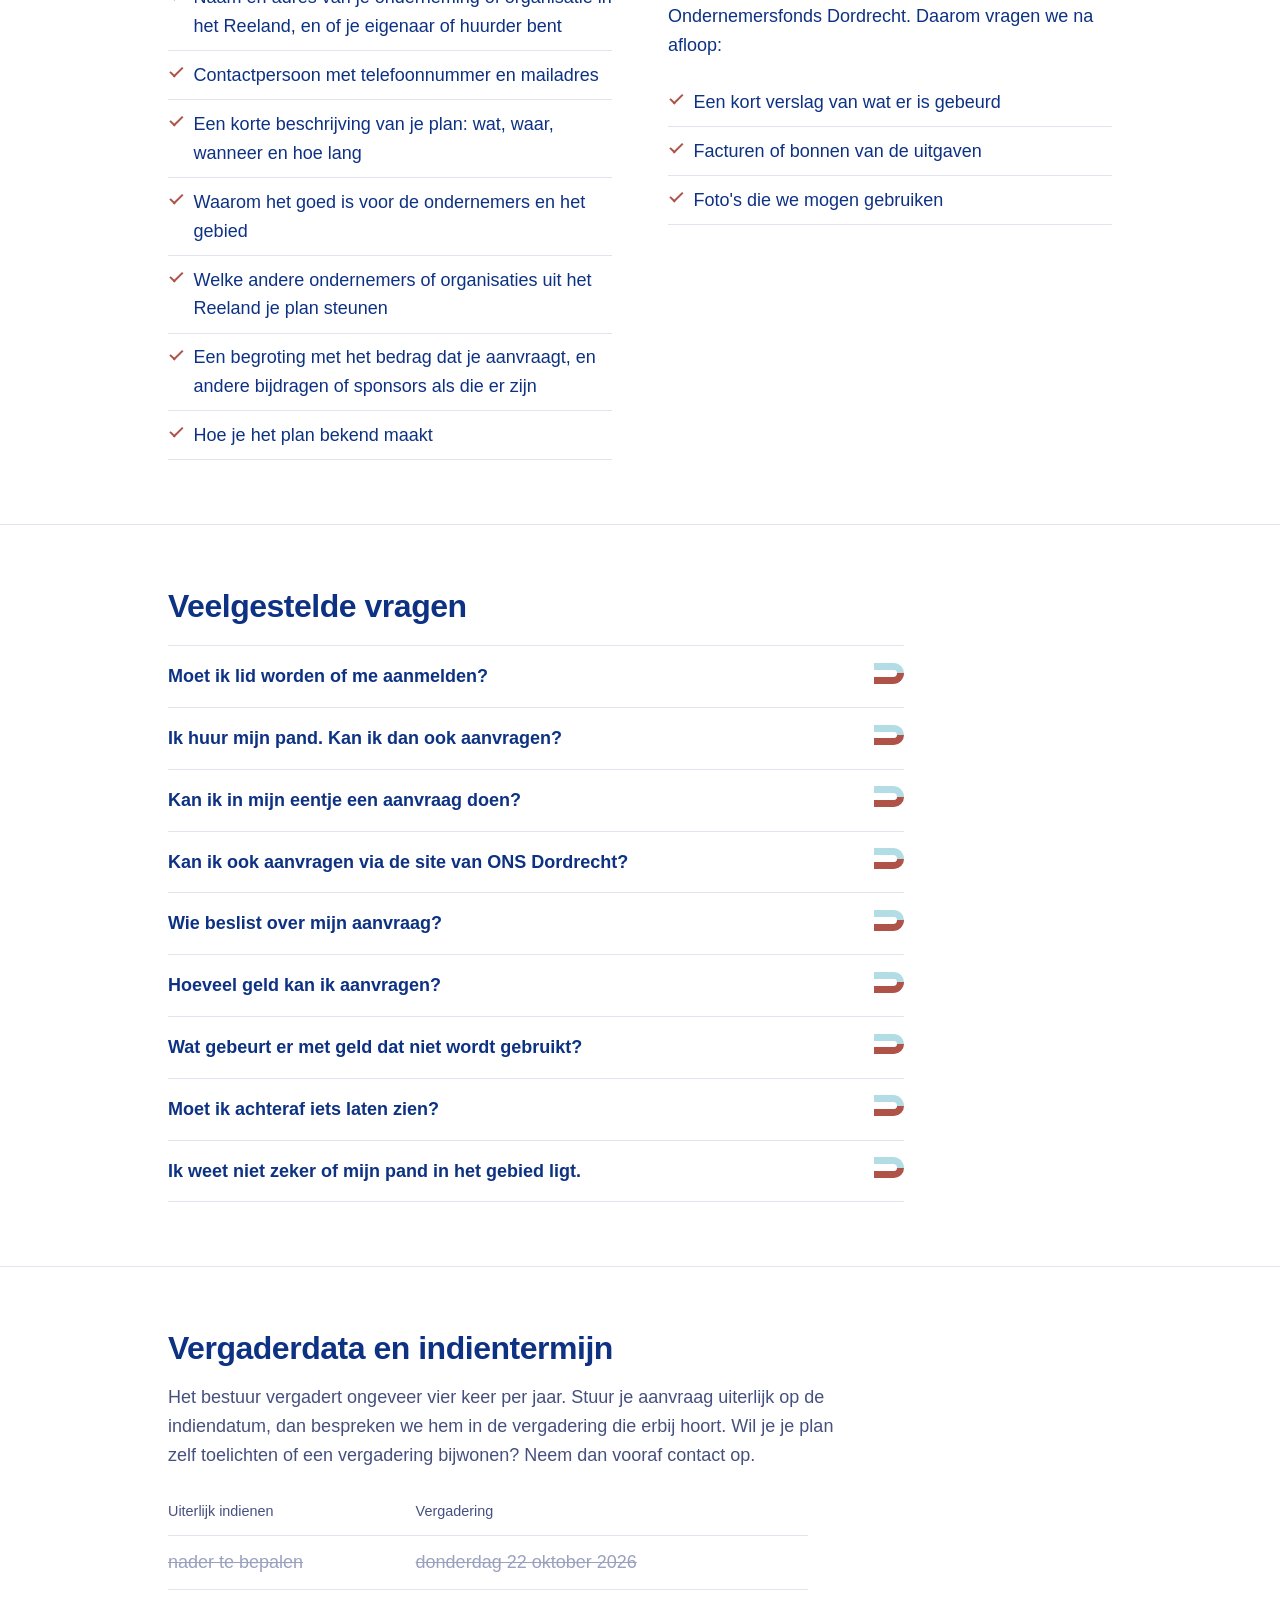
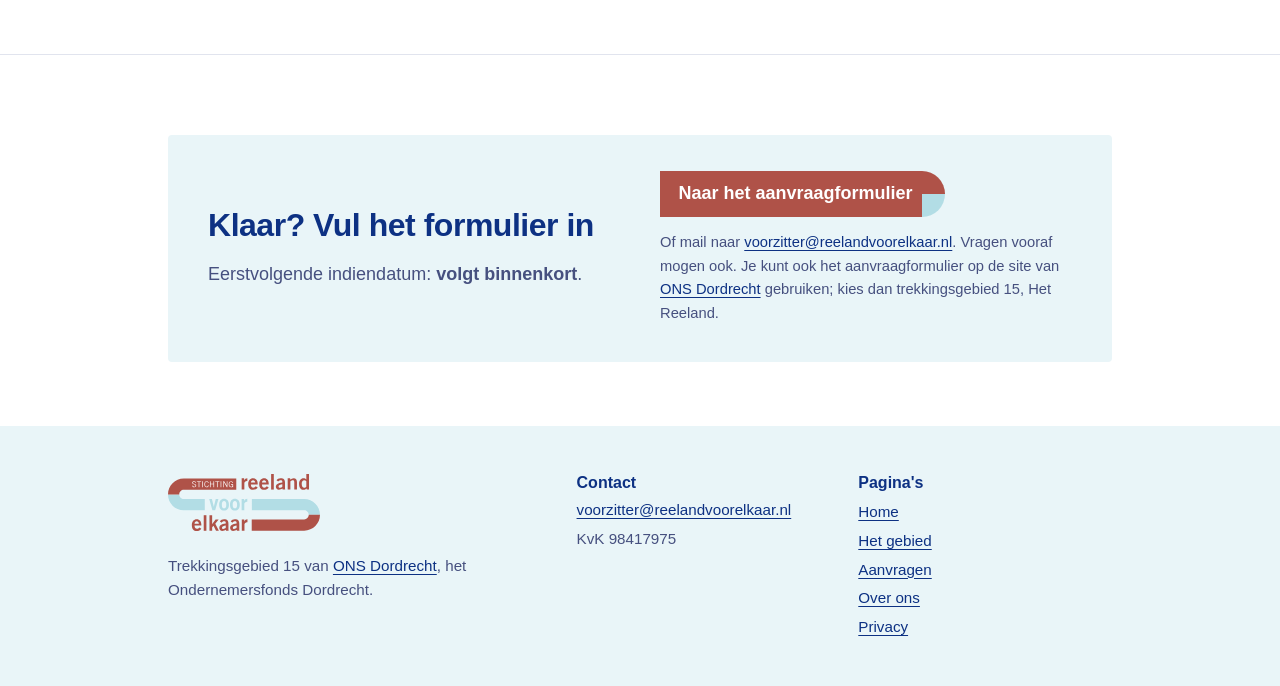
<file: aanvragen.html>
<!doctype html>
<html lang="nl">
<head>
  <meta charset="utf-8">
  <meta name="viewport" content="width=device-width, initial-scale=1">
  <title>Aanvraag indienen | Stichting Reeland voor Elkaar</title>
  <meta name="description" content="Zo dien je een aanvraag in bij Stichting Reeland voor Elkaar: wat erin moet, vergaderdata en indientermijn.">
  <meta property="og:title" content="Aanvraag indienen | Stichting Reeland voor Elkaar">
  <meta property="og:description" content="Zo dien je een aanvraag in bij Stichting Reeland voor Elkaar: wat erin moet, vergaderdata en indientermijn.">
  <meta property="og:type" content="website">
  <meta property="og:locale" content="nl_NL">
  <meta property="og:image" content="https://reelandvoorelkaar.nl/assets/deelafbeelding.png">
  <meta property="og:url" content="https://reelandvoorelkaar.nl/aanvragen.html">
  <link rel="icon" href="assets/favicon.svg" type="image/svg+xml">
  <link rel="stylesheet" href="assets/style.css?v=202611121010">
</head>
<body data-pair="aanvragen">
  <a class="skip" href="#inhoud">Naar de inhoud</a>

  <header class="top">
    <div class="wrap top__bar">
      <a class="logo" href="index.html"><img src="assets/logo/logo-1.svg" alt="Stichting Reeland voor Elkaar" width="249" height="94"></a>
      <nav class="nav" aria-label="Hoofdmenu">
        <a href="gebied.html">Het gebied</a><a href="aanvragen.html" aria-current="page">Aanvragen</a><a href="over-ons.html">Over ons</a>
        <a class="btn" href="aanvraag.html">Aanvraag indienen</a>
      </nav>
    </div>
  </header>

  <main id="inhoud">
    <section class="pagehead" aria-labelledby="kop">
      <div class="kopband" aria-hidden="true"></div>
      <div class="wrap">
        <h1 id="kop">Aanvraag indienen</h1>
        <p class="lead">Ondernemers en organisaties uit het Reeland kunnen een aanvraag doen. Je vult het aanvraagformulier in en stuurt je plan met een begroting mee. Het bestuur beoordeelt het in de eerstvolgende vergadering.</p>
        <div class="actions"><a class="btn" href="aanvraag.html">Naar het aanvraagformulier</a></div>
      </div>
    </section>

    <section class="block" aria-labelledby="h-route">
      <div class="wrap">
        <h2 id="h-route">Van plan tot verantwoording</h2>
        <ol class="flow">
          <li><span class="flow__label">Stap 1</span><h3>Plan maken</h3><p>Beschrijf wat je wilt doen en wat het kost. Twijfel je? Wij denken mee en helpen zoeken naar samenwerking met anderen in het gebied.</p></li>
          <li><span class="flow__label">Stap 2</span><h3>Indienen</h3><p>Vul het aanvraagformulier in en stuur projectplan en begroting mee, voor de indiendatum.</p></li>
          <li><span class="flow__label">Stap 3</span><h3>Vergadering</h3><p>Het bestuur bespreekt je aanvraag. Je bent welkom om je plan toe te lichten.</p></li>
          <li><span class="flow__label">Stap 4</span><h3>Besluit</h3><p>Na de vergadering hoor je of je aanvraag is toegekend en onder welke voorwaarden.</p></li>
          <li><span class="flow__label">Stap 5</span><h3>Verantwoorden</h3><p>Na afloop laat je zien hoe het geld is besteed.</p></li>
        </ol>
      </div>
    </section>
    <section class="block" aria-labelledby="h-check">
      <div class="wrap">
        <h2 id="h-check">Wat we van je vragen</h2>
        <div class="cols">
          <div>
            <h3>In je aanvraag</h3>
            <!-- [CHECKLIST] laten vaststellen door het bestuur -->
            <ul class="check">
              <li>Naam en adres van je onderneming of organisatie in het Reeland, en of je eigenaar of huurder bent</li>
              <li>Contactpersoon met telefoonnummer en mailadres</li>
              <li>Een korte beschrijving van je plan: wat, waar, wanneer en hoe lang</li>
              <li>Waarom het goed is voor de ondernemers en het gebied</li>
              <li>Welke andere ondernemers of organisaties uit het Reeland je plan steunen</li>
              <li>Een begroting met het bedrag dat je aanvraagt, en andere bijdragen of sponsors als die er zijn</li>
              <li>Hoe je het plan bekend maakt</li>
            </ul>
          </div>
          <div>
            <h3>Achteraf</h3>
            <p>Wij leggen zelf verantwoording af aan het Ondernemersfonds Dordrecht. Daarom vragen we na afloop:</p>
            <ul class="check">
              <li>Een kort verslag van wat er is gebeurd</li>
              <li>Facturen of bonnen van de uitgaven</li>
              <li>Foto's die we mogen gebruiken</li>
            </ul>
          </div>
        </div>
      </div>
    </section>
    <section class="block" id="vragen" aria-labelledby="h-faq">
      <div class="wrap">
        <h2 id="h-faq">Veelgestelde vragen</h2>
        <div class="faq">
          <details><summary>Moet ik lid worden of me aanmelden?</summary><p>Nee. Heb je een pand in het Reeland dat geen woning is, dan betaal je al mee via de OZB en kun je een aanvraag doen. Je hoeft nergens lid van te worden.</p></details>
          <details><summary>Ik huur mijn pand. Kan ik dan ook aanvragen?</summary><p>Ja. De opslag wordt betaald door eigenaren én gebruikers van panden die geen woning zijn. Huurders horen er dus ook bij.</p></details>
          <details><summary>Kan ik in mijn eentje een aanvraag doen?</summary><p>Het geld is bedoeld voor plannen die meerdere ondernemers of organisaties in het gebied ten goede komen. Een plan voor alleen je eigen bedrijf komt niet in aanmerking. Laat in je aanvraag zien wie er nog meer achter je plan staan.</p></details>
          <details><summary>Kan ik ook aanvragen via de site van ONS Dordrecht?</summary><p>Ja. Kies in het formulier van ONS trekkingsgebied 15, Het Reeland. Omdat het Reeland een eigen stichting heeft, stuurt ONS je aanvraag door naar ons bestuur. Rechtstreeks via ons formulier is iets sneller.</p></details>
          <details><summary>Wie beslist over mijn aanvraag?</summary><p>Het bestuur van de stichting, in een vergadering, bij meerderheid van stemmen. Heeft een bestuurslid zelf belang bij een aanvraag, dan praat en stemt die niet mee.</p></details>
          <details><summary>Hoeveel geld kan ik aanvragen?</summary><p>Dat hangt af van je plan en van wat er voor het Reeland beschikbaar is. Er is geen vast bedrag. Neem gerust vooraf contact op, dan denken we mee over een realistische begroting.</p></details>
          <details><summary>Wat gebeurt er met geld dat niet wordt gebruikt?</summary><p>Dat blijft gereserveerd voor het Reeland bij het Ondernemersfonds Dordrecht. Het gaat niet naar een andere wijk.</p></details>
          <details><summary>Moet ik achteraf iets laten zien?</summary><p>Ja. Na afloop stuur je een kort verslag en de bonnen of facturen. Wij leggen op onze beurt verantwoording af aan het Ondernemersfonds Dordrecht.</p></details>
          <details><summary>Ik weet niet zeker of mijn pand in het gebied ligt.</summary><p>Gebruik de straatzoeker op de pagina Het gebied, of mail ons. We zoeken het voor je uit.</p></details>
        </div>
      </div>
    </section>
    <section class="block" id="vergaderdata" aria-labelledby="h-data">
      <div class="wrap">
        <h2 id="h-data">Vergaderdata en indientermijn</h2>
        <p class="intro">Het bestuur vergadert ongeveer vier keer per jaar. Stuur je aanvraag uiterlijk op de indiendatum, dan bespreken we hem in de vergadering die erbij hoort. Wil je je plan zelf toelichten of een vergadering bijwonen? Neem dan vooraf contact op.</p>
        <table class="dates">
          <thead><tr><th scope="col">Uiterlijk indienen</th><th scope="col">Vergadering</th></tr></thead>
          <tbody data-dates></tbody>
        </table>
      </div>
    </section>
    <section class="block" id="indienen" aria-labelledby="h-indienen">
      <div class="wrap">
        <div class="panel">
          <div>
            <h2 id="h-indienen">Klaar? Vul het formulier in</h2>
            <p>Eerstvolgende indiendatum: <strong data-next="indienen">&nbsp;</strong>.</p>
          </div>
          <div>
            <a class="btn" href="aanvraag.html">Naar het aanvraagformulier</a>
            <p class="small">Of mail naar <a href="mailto:voorzitter@reelandvoorelkaar.nl">voorzitter@reelandvoorelkaar.nl</a>. Vragen vooraf mogen ook. Je kunt ook het aanvraagformulier op de site van <a href="https://ondernemersfondsdordrecht.nl/">ONS Dordrecht</a> gebruiken; kies dan trekkingsgebied 15, Het Reeland.</p>
          </div>
        </div>
      </div>
    </section>

  </main>

  <footer class="foot">
    <div class="wrap foot__grid">
      <div>
        <img src="assets/logo/logo-1.svg" alt="Stichting Reeland voor Elkaar" width="249" height="94">
        <p>Trekkingsgebied 15 van <a href="https://www.ondernemersfondsdordrecht.nl/">ONS Dordrecht</a>, het Ondernemersfonds Dordrecht.</p>
      </div>
      <div>
        <h2>Contact</h2>
        <p><a href="mailto:voorzitter@reelandvoorelkaar.nl">voorzitter@reelandvoorelkaar.nl</a></p>
        <p>KvK 98417975</p>
      </div>
      <div>
        <h2>Pagina's</h2>
        <ul>
          <li><a href="index.html">Home</a></li>
          <li><a href="gebied.html">Het gebied</a></li><li><a href="aanvragen.html">Aanvragen</a></li><li><a href="over-ons.html">Over ons</a></li>
          <li><a href="privacy.html">Privacy</a></li>
        </ul>
      </div>
    </div>
  </footer>

  <script src="assets/data.js?v=202611121010"></script>
  
  <script src="assets/script.js?v=202611121010" defer></script>
</body>
</html>
</file>
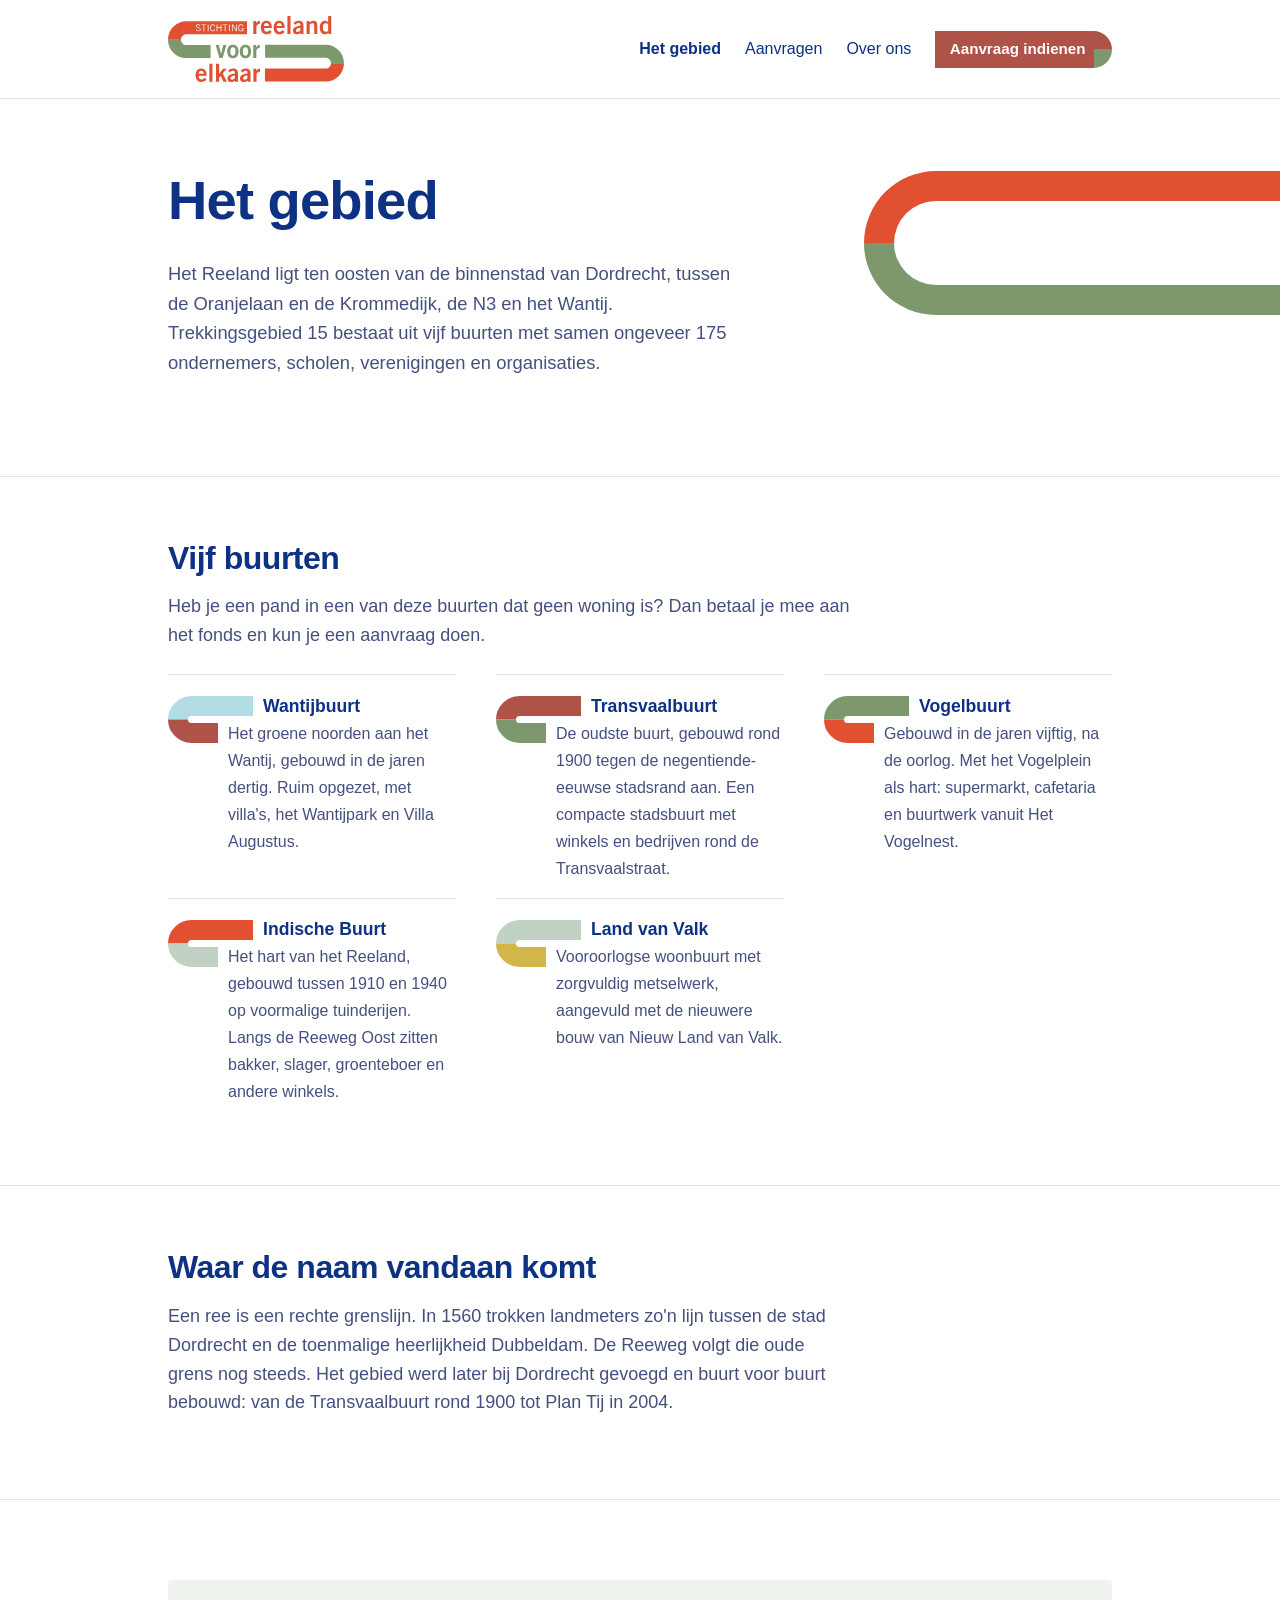
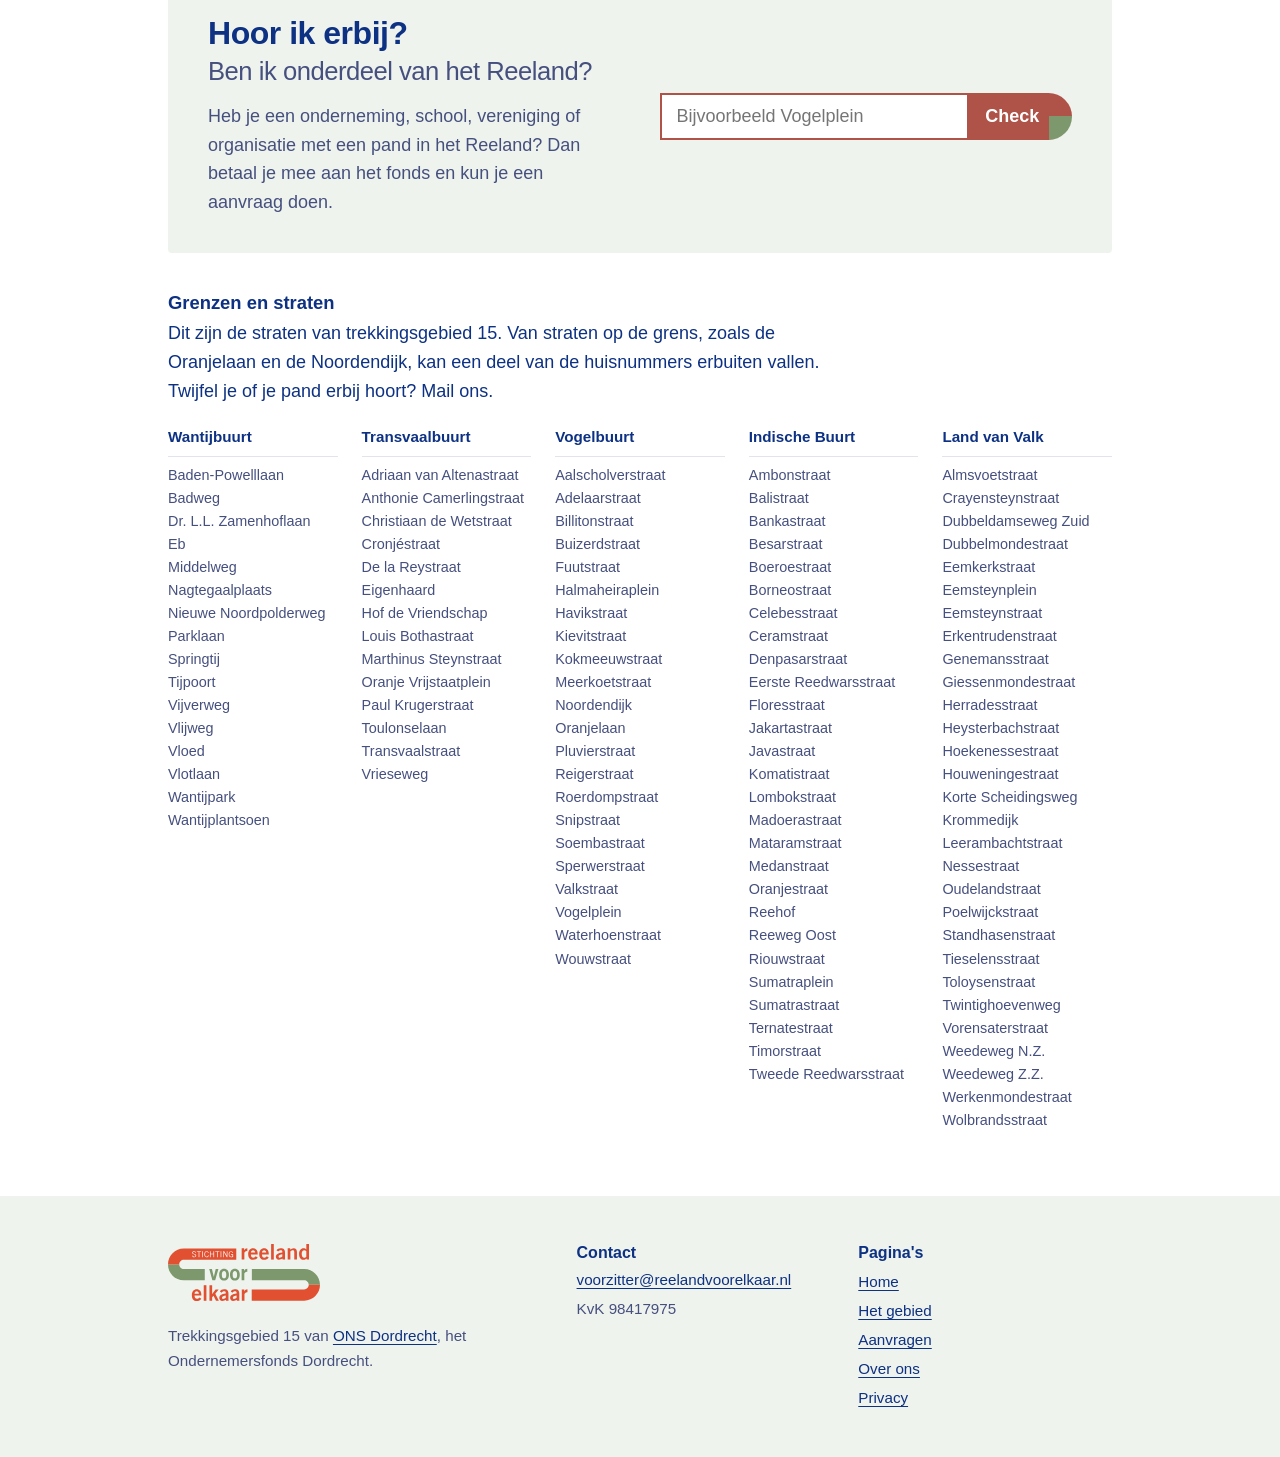
<file: gebied.html>
<!doctype html>
<html lang="nl">
<head>
  <meta charset="utf-8">
  <meta name="viewport" content="width=device-width, initial-scale=1">
  <title>Het gebied | Stichting Reeland voor Elkaar</title>
  <meta name="description" content="De vijf buurten van trekkingsgebied 15 Reeland: Wantijbuurt, Transvaalbuurt, Vogelbuurt, Indische Buurt en Land van Valk.">
  <meta property="og:title" content="Het gebied | Stichting Reeland voor Elkaar">
  <meta property="og:description" content="De vijf buurten van trekkingsgebied 15 Reeland: Wantijbuurt, Transvaalbuurt, Vogelbuurt, Indische Buurt en Land van Valk.">
  <meta property="og:type" content="website">
  <meta property="og:locale" content="nl_NL">
  <meta property="og:image" content="https://reelandvoorelkaar.nl/assets/deelafbeelding.png">
  <meta property="og:url" content="https://reelandvoorelkaar.nl/gebied.html">
  <link rel="icon" href="assets/favicon.svg" type="image/svg+xml">
  <link rel="stylesheet" href="assets/style.css?v=202611121010">
</head>
<body data-pair="gebied">
  <a class="skip" href="#inhoud">Naar de inhoud</a>

  <header class="top">
    <div class="wrap top__bar">
      <a class="logo" href="index.html"><img src="assets/logo/logo-2.svg" alt="Stichting Reeland voor Elkaar" width="249" height="94"></a>
      <nav class="nav" aria-label="Hoofdmenu">
        <a href="gebied.html" aria-current="page">Het gebied</a><a href="aanvragen.html">Aanvragen</a><a href="over-ons.html">Over ons</a>
        <a class="btn" href="aanvraag.html">Aanvraag indienen</a>
      </nav>
    </div>
  </header>

  <main id="inhoud">
    <section class="pagehead" aria-labelledby="kop">
      <div class="kopband" aria-hidden="true"></div>
      <div class="wrap">
        <h1 id="kop">Het gebied</h1>
        <p class="lead">Het Reeland ligt ten oosten van de binnenstad van Dordrecht, tussen de Oranjelaan en de Krommedijk, de N3 en het Wantij. Trekkingsgebied 15 bestaat uit vijf buurten met samen ongeveer 175 ondernemers, scholen, verenigingen en organisaties.</p>
      </div>
    </section>

    <section class="block" aria-labelledby="h-buurten">
      <div class="wrap">
        <h2 id="h-buurten">Vijf buurten</h2>
        <p class="intro">Heb je een pand in een van deze buurten dat geen woning is? Dan betaal je mee aan het fonds en kun je een aanvraag doen.</p>
        <ul class="list list--3 tiles">
          <li><svg class="mini" viewBox="0 0 170 94" fill="none" stroke-width="40" aria-hidden="true"><path d="M170 20H47A27 27 0 0 0 20 47" stroke="var(--t1)"/><path d="M20 47A27 27 0 0 0 47 74H100" stroke="var(--t2)"/></svg><h3>Wantijbuurt</h3><p>Het groene noorden aan het Wantij, gebouwd in de jaren dertig. Ruim opgezet, met villa's, het Wantijpark en Villa Augustus.</p></li>
          <li><svg class="mini" viewBox="0 0 170 94" fill="none" stroke-width="40" aria-hidden="true"><path d="M170 20H47A27 27 0 0 0 20 47" stroke="var(--t1)"/><path d="M20 47A27 27 0 0 0 47 74H100" stroke="var(--t2)"/></svg><h3>Transvaalbuurt</h3><p>De oudste buurt, gebouwd rond 1900 tegen de negentiende-eeuwse stadsrand aan. Een compacte stadsbuurt met winkels en bedrijven rond de Transvaalstraat.</p></li>
          <li><svg class="mini" viewBox="0 0 170 94" fill="none" stroke-width="40" aria-hidden="true"><path d="M170 20H47A27 27 0 0 0 20 47" stroke="var(--t1)"/><path d="M20 47A27 27 0 0 0 47 74H100" stroke="var(--t2)"/></svg><h3>Vogelbuurt</h3><p>Gebouwd in de jaren vijftig, na de oorlog. Met het Vogelplein als hart: supermarkt, cafetaria en buurtwerk vanuit Het Vogelnest.</p></li>
          <li><svg class="mini" viewBox="0 0 170 94" fill="none" stroke-width="40" aria-hidden="true"><path d="M170 20H47A27 27 0 0 0 20 47" stroke="var(--t1)"/><path d="M20 47A27 27 0 0 0 47 74H100" stroke="var(--t2)"/></svg><h3>Indische Buurt</h3><p>Het hart van het Reeland, gebouwd tussen 1910 en 1940 op voormalige tuinderijen. Langs de Reeweg Oost zitten bakker, slager, groenteboer en andere winkels.</p></li>
          <li><svg class="mini" viewBox="0 0 170 94" fill="none" stroke-width="40" aria-hidden="true"><path d="M170 20H47A27 27 0 0 0 20 47" stroke="var(--t1)"/><path d="M20 47A27 27 0 0 0 47 74H100" stroke="var(--t2)"/></svg><h3>Land van Valk</h3><p>Vooroorlogse woonbuurt met zorgvuldig metselwerk, aangevuld met de nieuwere bouw van Nieuw Land van Valk.</p></li>
        </ul>
      </div>
    </section>
    <section class="block" aria-labelledby="h-naam">
      <div class="wrap">
        <h2 id="h-naam">Waar de naam vandaan komt</h2>
        <p class="intro">Een ree is een rechte grenslijn. In 1560 trokken landmeters zo'n lijn tussen de stad Dordrecht en de toenmalige heerlijkheid Dubbeldam. De Reeweg volgt die oude grens nog steeds. Het gebied werd later bij Dordrecht gevoegd en buurt voor buurt bebouwd: van de Transvaalbuurt rond 1900 tot Plan Tij in 2004.</p>
      </div>
    </section>
    <section class="block" id="hoor-ik-erbij" aria-labelledby="h-check">
      <div class="wrap">
        <div class="panel">
          <div>
            <h2 id="h-check">Hoor ik erbij? <span>Ben ik onderdeel van het Reeland?</span></h2>
            <p>Heb je een onderneming, school, vereniging of organisatie met een pand in het Reeland? Dan betaal je mee aan het fonds en kun je een aanvraag doen.</p>
          </div>
          <div>
            <form class="streetform" data-straatcheck>
              <label for="straat-gebied">Typ je straatnaam</label>
              <input id="straat-gebied" name="straat" list="straten-lijst" autocomplete="off" placeholder="Bijvoorbeeld Vogelplein">
              <button class="btn" type="submit">Check</button>
            </form>
            <p class="result" role="status" aria-live="polite"></p>
            <datalist id="straten-lijst"></datalist>
          </div>
        </div>
        <h3 class="mt">Grenzen en straten</h3>
        <!-- [KAART] zodra de kaart van ONS er is: <figure class="map"> met assets/kaart.svg terugzetten -->
        <p>Dit zijn de straten van trekkingsgebied 15. Van straten op de grens, zoals de Oranjelaan en de Noordendijk, kan een deel van de huisnummers erbuiten vallen. Twijfel je of je pand erbij hoort? Mail ons.</p>
        <ul class="streets" data-stratenlijst></ul>
      </div>
    </section>

  </main>

  <footer class="foot">
    <div class="wrap foot__grid">
      <div>
        <img src="assets/logo/logo-2.svg" alt="Stichting Reeland voor Elkaar" width="249" height="94">
        <p>Trekkingsgebied 15 van <a href="https://www.ondernemersfondsdordrecht.nl/">ONS Dordrecht</a>, het Ondernemersfonds Dordrecht.</p>
      </div>
      <div>
        <h2>Contact</h2>
        <p><a href="mailto:voorzitter@reelandvoorelkaar.nl">voorzitter@reelandvoorelkaar.nl</a></p>
        <p>KvK 98417975</p>
      </div>
      <div>
        <h2>Pagina's</h2>
        <ul>
          <li><a href="index.html">Home</a></li>
          <li><a href="gebied.html">Het gebied</a></li><li><a href="aanvragen.html">Aanvragen</a></li><li><a href="over-ons.html">Over ons</a></li>
          <li><a href="privacy.html">Privacy</a></li>
        </ul>
      </div>
    </div>
  </footer>

  <script src="assets/data.js?v=202611121010"></script>
  
  <script src="assets/script.js?v=202611121010" defer></script>
</body>
</html>
</file>
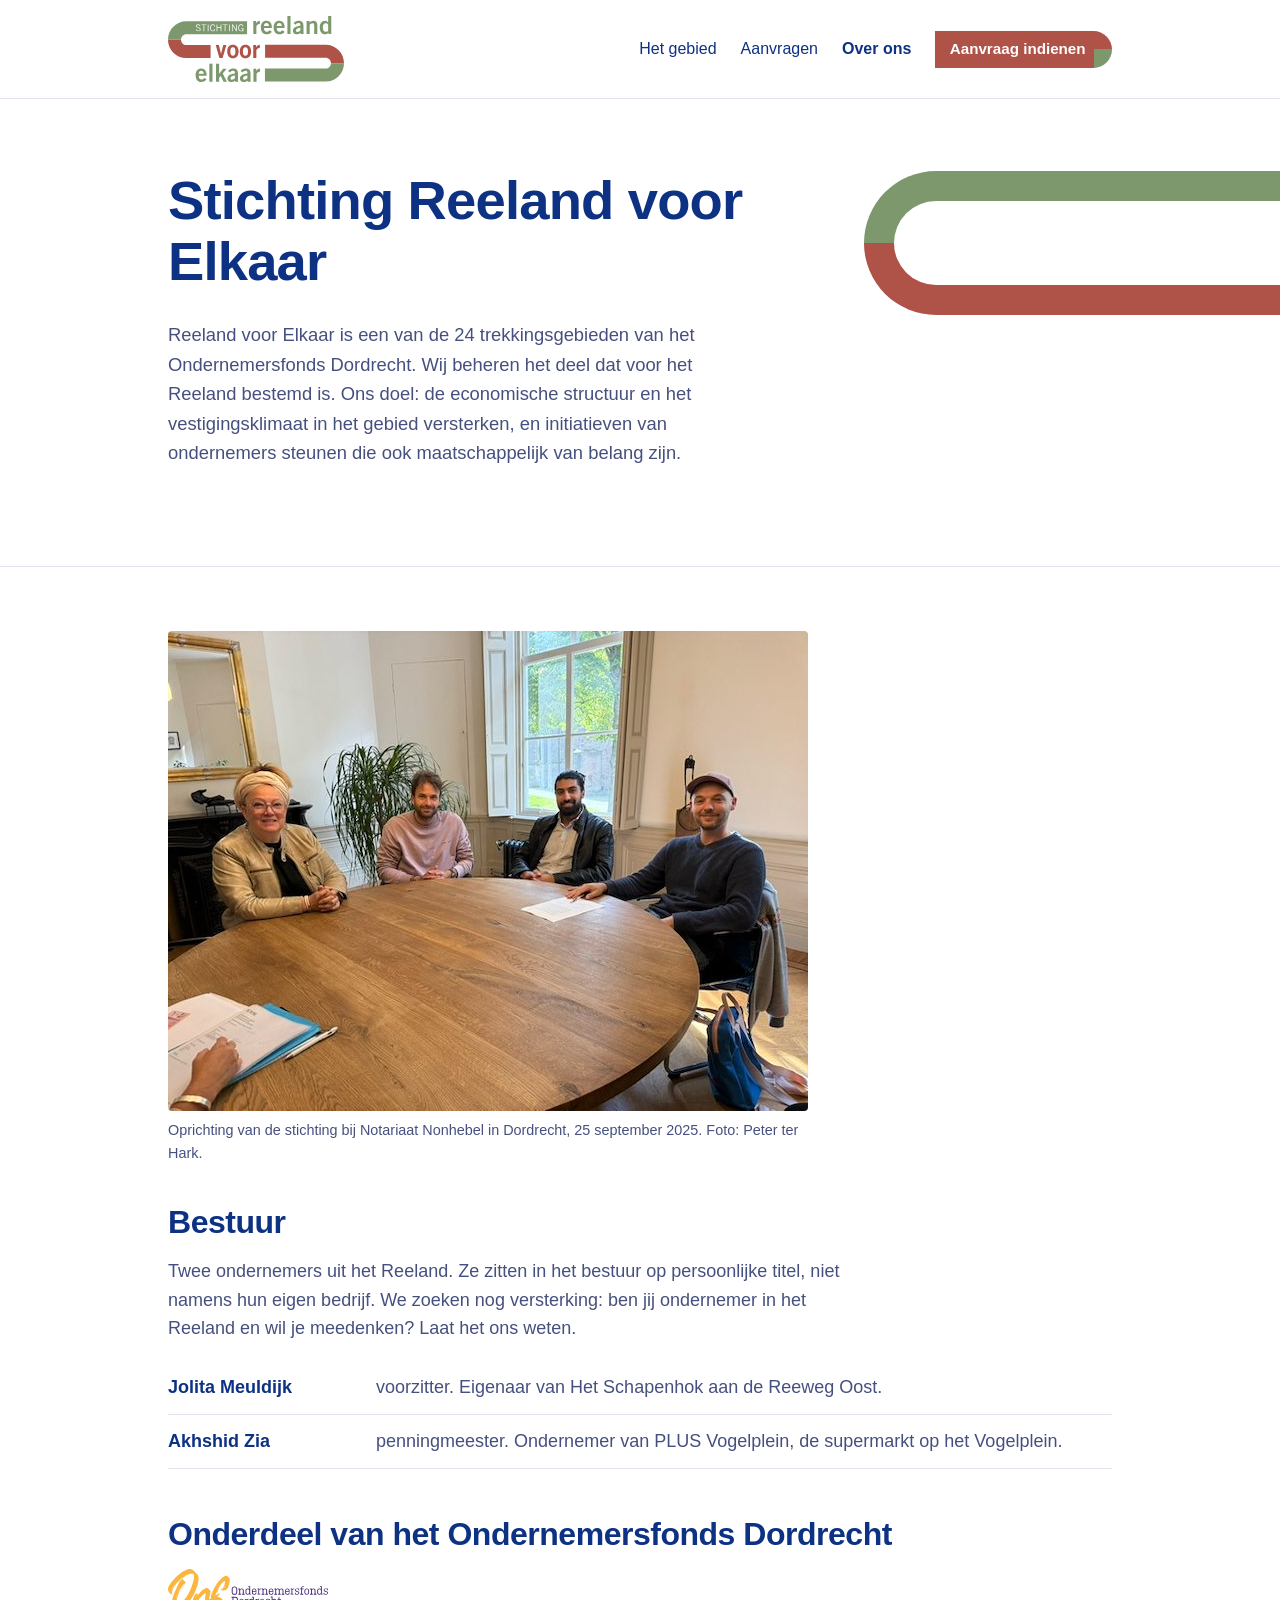
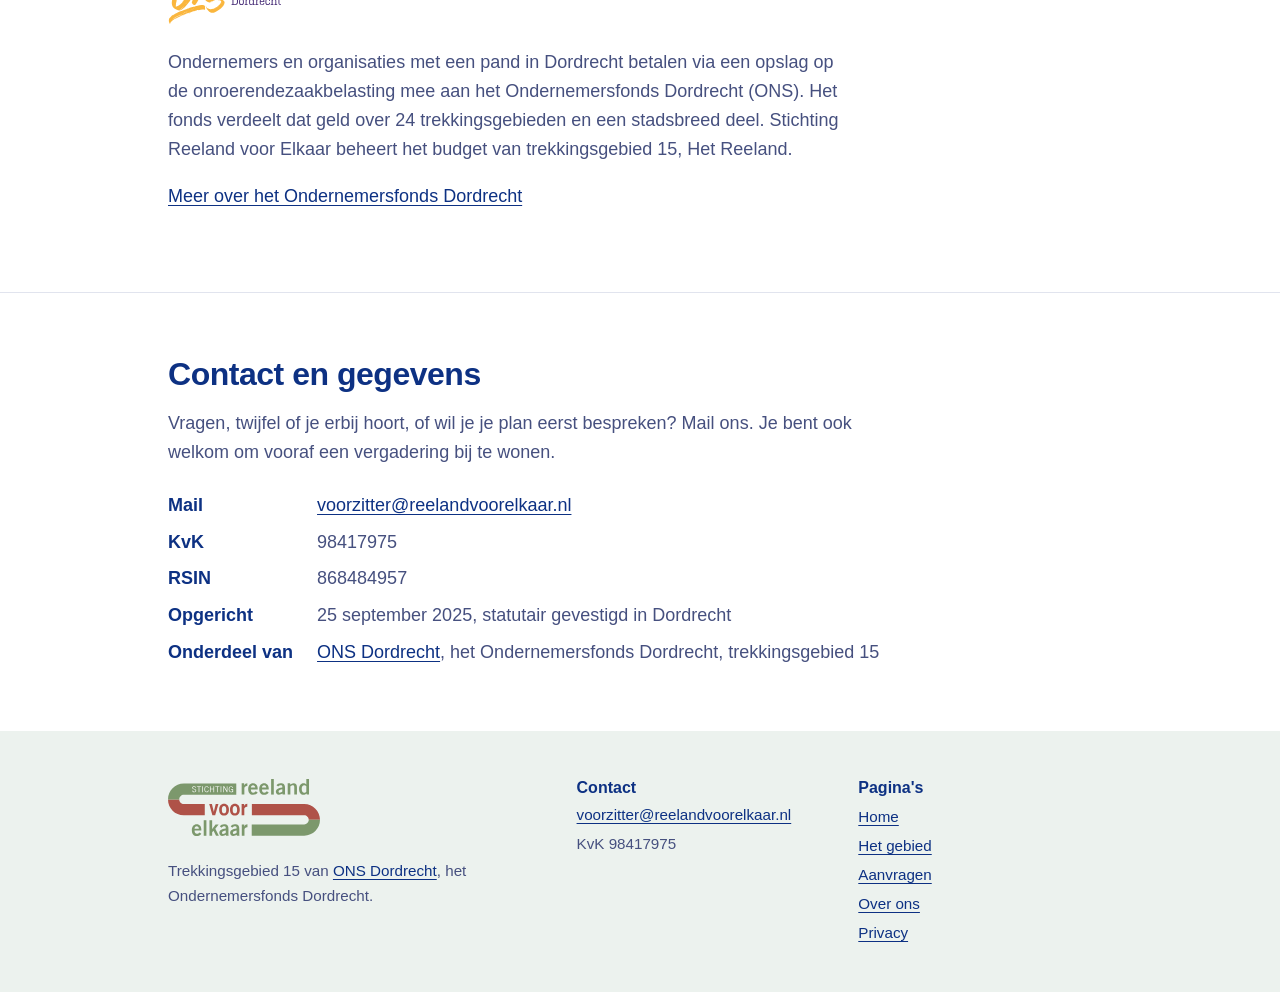
<file: over-ons.html>
<!doctype html>
<html lang="nl">
<head>
  <meta charset="utf-8">
  <meta name="viewport" content="width=device-width, initial-scale=1">
  <title>Over ons | Stichting Reeland voor Elkaar</title>
  <meta name="description" content="Bestuur, doel en contactgegevens van Stichting Reeland voor Elkaar, trekkingsgebied 15 van ONS Dordrecht.">
  <meta property="og:title" content="Over ons | Stichting Reeland voor Elkaar">
  <meta property="og:description" content="Bestuur, doel en contactgegevens van Stichting Reeland voor Elkaar, trekkingsgebied 15 van ONS Dordrecht.">
  <meta property="og:type" content="website">
  <meta property="og:locale" content="nl_NL">
  <meta property="og:image" content="https://reelandvoorelkaar.nl/assets/deelafbeelding.png">
  <meta property="og:url" content="https://reelandvoorelkaar.nl/over-ons.html">
  <link rel="icon" href="assets/favicon.svg" type="image/svg+xml">
  <link rel="stylesheet" href="assets/style.css?v=202611121010">
</head>
<body data-pair="over">
  <a class="skip" href="#inhoud">Naar de inhoud</a>

  <header class="top">
    <div class="wrap top__bar">
      <a class="logo" href="index.html"><img src="assets/logo/logo-4.svg" alt="Stichting Reeland voor Elkaar" width="249" height="94"></a>
      <nav class="nav" aria-label="Hoofdmenu">
        <a href="gebied.html">Het gebied</a><a href="aanvragen.html">Aanvragen</a><a href="over-ons.html" aria-current="page">Over ons</a>
        <a class="btn" href="aanvraag.html">Aanvraag indienen</a>
      </nav>
    </div>
  </header>

  <main id="inhoud">
    <section class="pagehead" aria-labelledby="kop">
      <div class="kopband" aria-hidden="true"></div>
      <div class="wrap">
        <h1 id="kop">Stichting Reeland voor Elkaar</h1>
        <p class="lead">Reeland voor Elkaar is een van de 24 trekkingsgebieden van het Ondernemersfonds Dordrecht. Wij beheren het deel dat voor het Reeland bestemd is. Ons doel: de economische structuur en het vestigingsklimaat in het gebied versterken, en initiatieven van ondernemers steunen die ook maatschappelijk van belang zijn.</p>
      </div>
    </section>

    <section class="block" aria-labelledby="h-bestuur">
      <div class="wrap">
        <figure class="photo">
          <img src="assets/foto-oprichting.jpg" alt="De oprichters van de stichting aan tafel bij de notaris" width="640" height="480" loading="lazy">
          <figcaption>Oprichting van de stichting bij Notariaat Nonhebel in Dordrecht, 25 september 2025. Foto: Peter ter Hark.</figcaption>
        </figure>
        <h2 id="h-bestuur" class="mt">Bestuur</h2>
        <p class="intro">Twee ondernemers uit het Reeland. Ze zitten in het bestuur op persoonlijke titel, niet namens hun eigen bedrijf. We zoeken nog versterking: ben jij ondernemer in het Reeland en wil je meedenken? Laat het ons weten.</p>
        <!-- [BESTUUR] per persoon foto, twee zinnen en eigen contactgegevens (voorstel Jolita) -->
        <ul class="board">
          <li><strong>Jolita Meuldijk</strong><span>voorzitter. Eigenaar van Het Schapenhok aan de Reeweg Oost.</span></li>
          <li><strong>Akhshid Zia</strong><span>penningmeester. Ondernemer van PLUS Vogelplein, de supermarkt op het Vogelplein.</span></li>
        </ul>
        <div class="ons">
          <h2 id="h-ons">Onderdeel van het Ondernemersfonds Dordrecht</h2>
          <a class="ons__logo" href="https://ondernemersfondsdordrecht.nl/"><img src="assets/logo/ons-dordrecht.svg" alt="Ondernemersfonds Dordrecht" width="319" height="111" loading="lazy"></a>
          <p>Ondernemers en organisaties met een pand in Dordrecht betalen via een opslag op de onroerendezaakbelasting mee aan het Ondernemersfonds Dordrecht (ONS). Het fonds verdeelt dat geld over 24 trekkingsgebieden en een stadsbreed deel. Stichting Reeland voor Elkaar beheert het budget van trekkingsgebied 15, Het Reeland.</p>
          <p><a href="https://ondernemersfondsdordrecht.nl/">Meer over het Ondernemersfonds Dordrecht</a></p>
        </div>
      </div>
    </section>
    <section class="block" aria-labelledby="h-contact">
      <div class="wrap">
        <h2 id="h-contact">Contact en gegevens</h2>
        <p class="intro">Vragen, twijfel of je erbij hoort, of wil je je plan eerst bespreken? Mail ons. Je bent ook welkom om vooraf een vergadering bij te wonen.</p>
        <dl class="facts">
          <dt>Mail</dt><dd><a href="mailto:voorzitter@reelandvoorelkaar.nl">voorzitter@reelandvoorelkaar.nl</a></dd>
          <dt>KvK</dt><dd>98417975</dd>
          <dt>RSIN</dt><dd>868484957</dd>
          <dt>Opgericht</dt><dd>25 september 2025, statutair gevestigd in Dordrecht</dd>
          <dt>Onderdeel van</dt><dd><a href="https://www.ondernemersfondsdordrecht.nl/">ONS Dordrecht</a>, het Ondernemersfonds Dordrecht, trekkingsgebied 15</dd>
        </dl>
      </div>
    </section>

  </main>

  <footer class="foot">
    <div class="wrap foot__grid">
      <div>
        <img src="assets/logo/logo-4.svg" alt="Stichting Reeland voor Elkaar" width="249" height="94">
        <p>Trekkingsgebied 15 van <a href="https://www.ondernemersfondsdordrecht.nl/">ONS Dordrecht</a>, het Ondernemersfonds Dordrecht.</p>
      </div>
      <div>
        <h2>Contact</h2>
        <p><a href="mailto:voorzitter@reelandvoorelkaar.nl">voorzitter@reelandvoorelkaar.nl</a></p>
        <p>KvK 98417975</p>
      </div>
      <div>
        <h2>Pagina's</h2>
        <ul>
          <li><a href="index.html">Home</a></li>
          <li><a href="gebied.html">Het gebied</a></li><li><a href="aanvragen.html">Aanvragen</a></li><li><a href="over-ons.html">Over ons</a></li>
          <li><a href="privacy.html">Privacy</a></li>
        </ul>
      </div>
    </div>
  </footer>

  <script src="assets/data.js?v=202611121010"></script>
  
  <script src="assets/script.js?v=202611121010" defer></script>
</body>
</html>
</file>
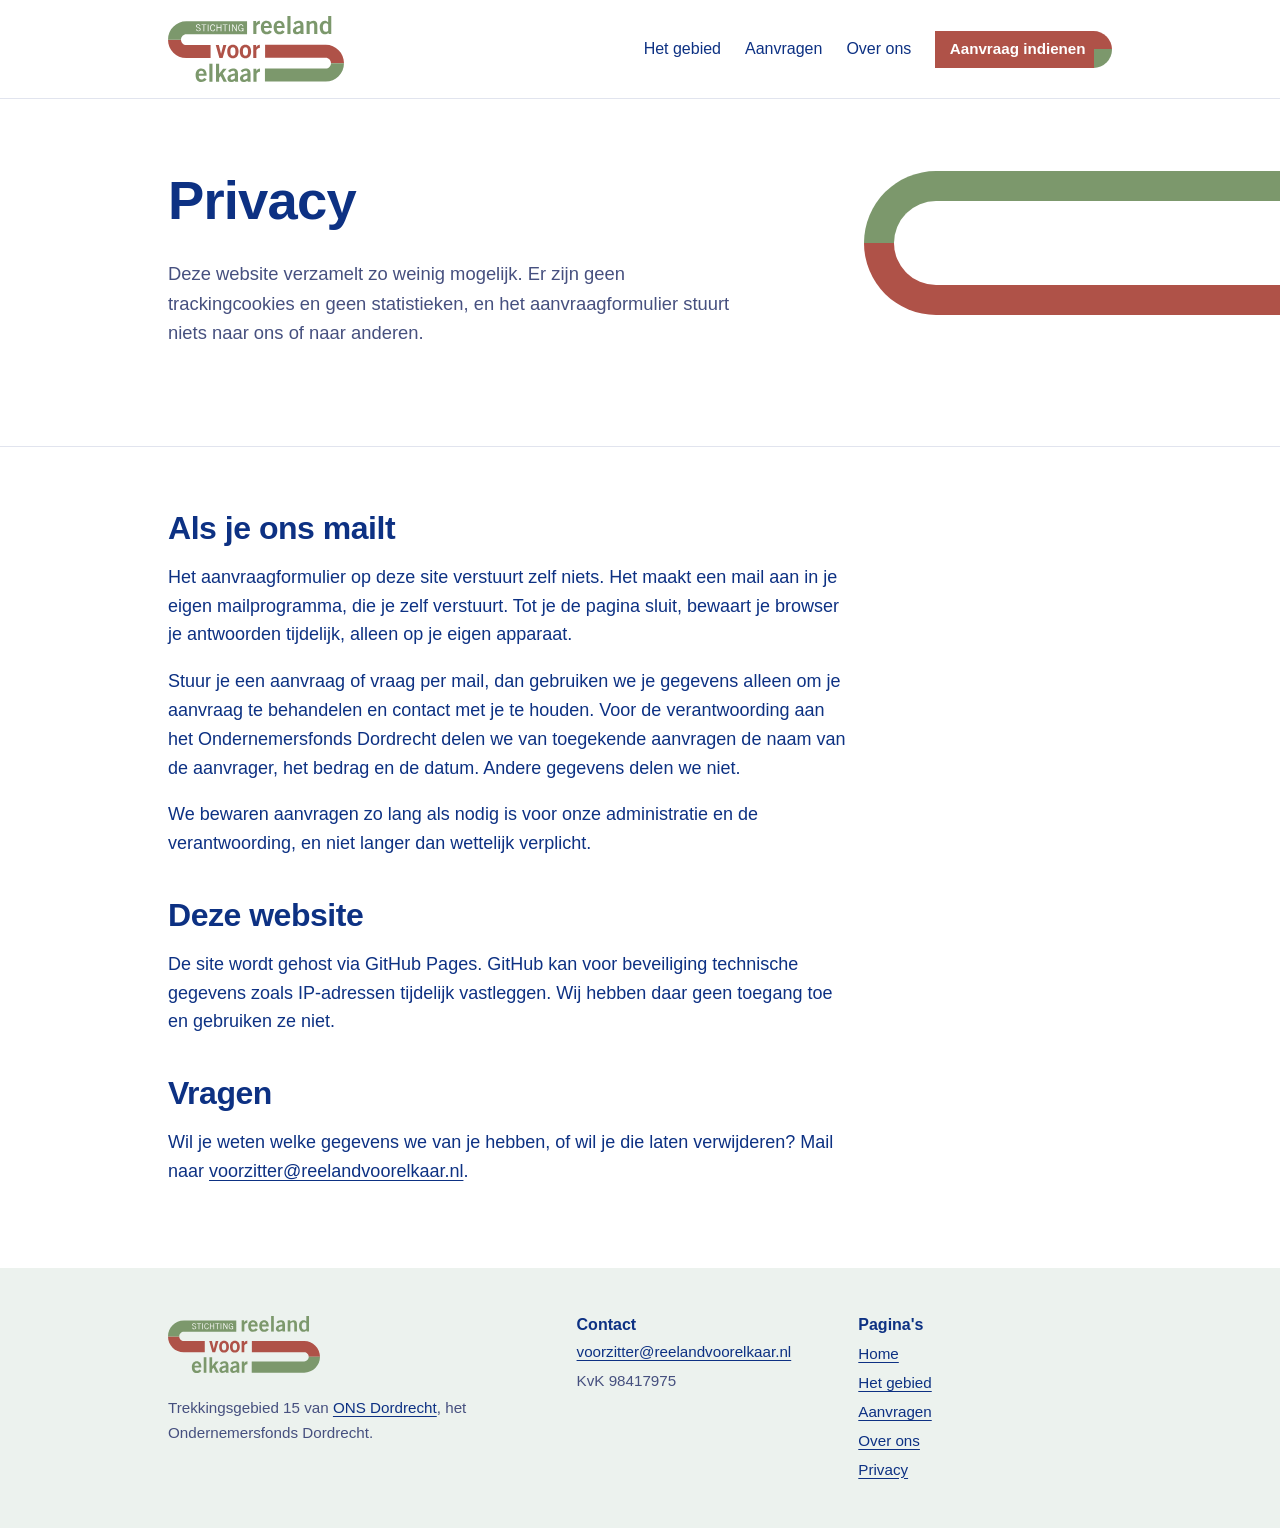
<file: privacy.html>
<!doctype html>
<html lang="nl">
<head>
  <meta charset="utf-8">
  <meta name="viewport" content="width=device-width, initial-scale=1">
  <title>Privacy | Stichting Reeland voor Elkaar</title>
  <meta name="description" content="Hoe Stichting Reeland voor Elkaar omgaat met gegevens.">
  <meta property="og:title" content="Privacy | Stichting Reeland voor Elkaar">
  <meta property="og:description" content="Hoe Stichting Reeland voor Elkaar omgaat met gegevens.">
  <meta property="og:type" content="website">
  <meta property="og:locale" content="nl_NL">
  <meta property="og:image" content="https://reelandvoorelkaar.nl/assets/deelafbeelding.png">
  <meta property="og:url" content="https://reelandvoorelkaar.nl/privacy.html">
  <link rel="icon" href="assets/favicon.svg" type="image/svg+xml">
  <link rel="stylesheet" href="assets/style.css?v=202611121010">
</head>
<body data-pair="over">
  <a class="skip" href="#inhoud">Naar de inhoud</a>

  <header class="top">
    <div class="wrap top__bar">
      <a class="logo" href="index.html"><img src="assets/logo/logo-4.svg" alt="Stichting Reeland voor Elkaar" width="249" height="94"></a>
      <nav class="nav" aria-label="Hoofdmenu">
        <a href="gebied.html">Het gebied</a><a href="aanvragen.html">Aanvragen</a><a href="over-ons.html">Over ons</a>
        <a class="btn" href="aanvraag.html">Aanvraag indienen</a>
      </nav>
    </div>
  </header>

  <main id="inhoud">
    <section class="pagehead" aria-labelledby="kop">
      <div class="kopband" aria-hidden="true"></div>
      <div class="wrap">
        <h1 id="kop">Privacy</h1>
        <p class="lead">Deze website verzamelt zo weinig mogelijk. Er zijn geen trackingcookies en geen statistieken, en het aanvraagformulier stuurt niets naar ons of naar anderen.</p>
      </div>
    </section>

    <section class="block" aria-labelledby="h-mail">
      <div class="wrap">
        <h2 id="h-mail">Als je ons mailt</h2>
        <p>Het aanvraagformulier op deze site verstuurt zelf niets. Het maakt een mail aan in je eigen mailprogramma, die je zelf verstuurt. Tot je de pagina sluit, bewaart je browser je antwoorden tijdelijk, alleen op je eigen apparaat.</p>
        <p>Stuur je een aanvraag of vraag per mail, dan gebruiken we je gegevens alleen om je aanvraag te behandelen en contact met je te houden. Voor de verantwoording aan het Ondernemersfonds Dordrecht delen we van toegekende aanvragen de naam van de aanvrager, het bedrag en de datum. Andere gegevens delen we niet.</p>
        <p>We bewaren aanvragen zo lang als nodig is voor onze administratie en de verantwoording, en niet langer dan wettelijk verplicht.</p>
        <h2 id="h-site" class="mt">Deze website</h2>
        <p>De site wordt gehost via GitHub Pages. GitHub kan voor beveiliging technische gegevens zoals IP-adressen tijdelijk vastleggen. Wij hebben daar geen toegang toe en gebruiken ze niet.</p>
        <h2 id="h-vragen" class="mt">Vragen</h2>
        <p>Wil je weten welke gegevens we van je hebben, of wil je die laten verwijderen? Mail naar <a href="mailto:voorzitter@reelandvoorelkaar.nl">voorzitter@reelandvoorelkaar.nl</a>.</p>
      </div>
    </section>

  </main>

  <footer class="foot">
    <div class="wrap foot__grid">
      <div>
        <img src="assets/logo/logo-4.svg" alt="Stichting Reeland voor Elkaar" width="249" height="94">
        <p>Trekkingsgebied 15 van <a href="https://www.ondernemersfondsdordrecht.nl/">ONS Dordrecht</a>, het Ondernemersfonds Dordrecht.</p>
      </div>
      <div>
        <h2>Contact</h2>
        <p><a href="mailto:voorzitter@reelandvoorelkaar.nl">voorzitter@reelandvoorelkaar.nl</a></p>
        <p>KvK 98417975</p>
      </div>
      <div>
        <h2>Pagina's</h2>
        <ul>
          <li><a href="index.html">Home</a></li>
          <li><a href="gebied.html">Het gebied</a></li><li><a href="aanvragen.html">Aanvragen</a></li><li><a href="over-ons.html">Over ons</a></li>
          <li><a href="privacy.html">Privacy</a></li>
        </ul>
      </div>
    </div>
  </footer>

  <script src="assets/data.js?v=202611121010"></script>
  
  <script src="assets/script.js?v=202611121010" defer></script>
</body>
</html>
</file>
<file: assets/style.css>
/* Stichting Reeland voor Elkaar
   Kleuren uit het logo van Leen Oud (st_Reeland_logo_def.svg). */

:root {
  --blauw: #0d3183;
  --baksteen: #af5248;
  --oranje: #e05031;
  --groen: #7c986c;
  --oker: #d2b649;
  --lichtblauw: #b2dde5;
  --mint: #c1d2c5;
  --roze: #f6bdc1;

  --ink: var(--blauw);
  --ink-soft: #46507f;
  --line: #e1e4ee;

  /* accentkleur en lichte tint van de pagina, volgen de logovariant */
  --accent: var(--baksteen);
  --tint: color-mix(in srgb, var(--roze) 22%, white);

  --font: "Trade Gothic Next", "Trade Gothic", "Helvetica Neue", Helvetica, Arial, sans-serif;
  --wrap: 64rem;
  --gut: 1.25rem;
}
@media (min-width: 48em) { :root { --gut: 2.5rem; } }

/* kleurpaar van de logovariant per pagina */
body { --p1: var(--blauw); --p2: var(--roze); }
body[data-pair="gebied"]    { --p1: var(--oranje); --p2: var(--groen); }
body[data-pair="aanvragen"] { --p1: var(--baksteen); --p2: var(--lichtblauw); }
body[data-pair="over"]      { --p1: var(--groen); --p2: var(--baksteen); }
body[data-pair="gebied"]    { --tint: color-mix(in srgb, var(--groen) 12%, white); }
body[data-pair="aanvragen"] { --tint: color-mix(in srgb, var(--lichtblauw) 28%, white); }
body[data-pair="over"]      { --tint: color-mix(in srgb, var(--mint) 30%, white); }

*, *::before, *::after { box-sizing: border-box; }
html { -webkit-text-size-adjust: 100%; }

body {
  margin: 0;
  font-family: var(--font);
  font-size: 1.0625rem;
  line-height: 1.6;
  color: var(--ink);
  background: #fff;
}
@media (min-width: 48em) { body { font-size: 1.125rem; } }

h1, h2, h3 { font-weight: 700; line-height: 1.12; letter-spacing: -.015em; margin: 0 0 .5em; }
h1 { font-size: clamp(2.1rem, 6vw, 3.4rem); }
h2 { font-size: clamp(1.5rem, 3.5vw, 2rem); }
h3 { font-size: 1.15rem; letter-spacing: 0; margin-bottom: .3em; }
p { margin: 0 0 1em; max-width: 38em; }
a { color: var(--blauw); text-underline-offset: .18em; }
:focus-visible { outline: 3px solid var(--oranje); outline-offset: 3px; }
img, svg { max-width: 100%; }
.mt { margin-top: 2.5rem; }
.mt-s { margin-top: 1rem; }

.wrap { max-width: var(--wrap); margin: 0 auto; padding: 0 var(--gut); }
.skip { position: absolute; left: -999px; top: 0; background: var(--blauw); color: #fff; padding: .6rem 1rem; z-index: 20; }
.skip:focus { left: 0; }

/* Kop en navigatie */
.top { border-bottom: 1px solid var(--line); }
.top__bar { display: flex; flex-wrap: wrap; align-items: center; justify-content: space-between; gap: .75rem 1.5rem; padding-block: 1rem; }
.logo { display: block; line-height: 0; }
.logo img { width: 9rem; height: auto; }
@media (min-width: 48em) { .logo img { width: 11rem; } }
.nav { display: flex; align-items: center; gap: .25rem 1.5rem; flex-wrap: wrap; font-size: 1rem; }
.nav a:not(.btn) { text-decoration: none; padding: .3rem 0; }
.nav a:not(.btn):hover { text-decoration: underline; }
.nav a[aria-current="page"] { font-weight: 700; }
@media (max-width: 47.99em) {
  .nav { width: 100%; gap: .25rem 1.25rem; }
  .nav .btn { display: none; }
}

.btn {
  display: inline-block;
  background: var(--accent); color: #fff;
  font: inherit; font-weight: 700; line-height: 1.2; text-decoration: none;
  padding: .8rem 1.2rem; border: 0; border-radius: 4px; cursor: pointer;
}
.btn:hover { filter: brightness(1.08); }
.nav .btn { padding: .5rem .9rem; font-size: .95rem; }
.actions { display: flex; flex-wrap: wrap; align-items: center; gap: 1rem 1.5rem; margin-top: 1.5rem; }

/* Kop van de pagina */
.hero, .pagehead { padding: 3rem 0 3.5rem; }
@media (min-width: 48em) { .hero, .pagehead { padding: 4.5rem 0 5rem; } }
.hero__grid { display: grid; gap: 2rem; align-items: center; }
@media (min-width: 48em) { .hero__grid { grid-template-columns: 1fr 15rem; gap: 4rem; } }
.hero h1 span { display: block; }
.lead { font-size: 1.15rem; color: var(--ink-soft); }
.hero__art { width: 11rem; height: auto; display: block; }
@media (min-width: 48em) { .hero__art { width: 100%; } }

/* Blokken */
.block { border-top: 1px solid var(--line); padding: 3rem 0; }
@media (min-width: 48em) { .block { padding: 4rem 0; } }
.intro { color: var(--ink-soft); }

/* Genummerde stappen */
.steps, .route { list-style: none; padding: 0; margin: 1.5rem 0 0; display: grid; gap: 1.5rem; counter-reset: n; }
@media (min-width: 48em) { .steps { grid-template-columns: repeat(3, 1fr); gap: 2.5rem; } }
@media (min-width: 64em) { .route { grid-template-columns: repeat(5, 1fr); gap: 1.75rem; } }
.steps li::before, .route li::before {
  counter-increment: n; content: counter(n);
  display: block; font-weight: 700; color: var(--accent); font-size: 1.6rem; line-height: 1; margin-bottom: .6rem;
}
.steps p, .route p { margin: 0; color: var(--ink-soft); font-size: 1rem; }

/* Eenvoudige lijsten (thema's, buurten, links) */
.list { list-style: none; padding: 0; margin: 1.5rem 0 0; display: grid; gap: 0 2.5rem; }
@media (min-width: 40em) { .list--2, .list--3 { grid-template-columns: repeat(2, 1fr); } }
@media (min-width: 64em) { .list--3 { grid-template-columns: repeat(3, 1fr); } }
.list li { border-top: 1px solid var(--line); padding: 1rem 0; }
.list p { margin: 0; color: var(--ink-soft); font-size: 1rem; }
.linkcard { display: block; text-decoration: none; color: inherit; }
.linkcard h3 { text-decoration: underline; text-underline-offset: .18em; }
.linkcard:hover h3 { color: var(--accent); }

/* Straatzoeker en mailblok */
.panel { background: var(--tint); padding: 1.5rem; margin-top: 1rem; border-radius: 4px; }
@media (min-width: 48em) { .panel { padding: 2.25rem 2.5rem; display: grid; grid-template-columns: 1fr 1fr; gap: 2.5rem; align-items: center; } }
.panel p { color: var(--ink-soft); }
.panel h2 span { display: block; font-weight: 400; color: var(--ink-soft); font-size: .8em; margin-top: .2em; }
.panel > div > :last-child { margin-bottom: 0; }
.panel .btn + .small { margin-top: .9rem; }
.streetform { display: flex; gap: .5rem; flex-wrap: wrap; }
.streetform label { width: 100%; font-weight: 700; font-size: 1rem; }
.streetform input {
  flex: 1 1 12rem; font: inherit; padding: .75rem .9rem; min-width: 0;
  border: 1px solid #b9bfd6; border-radius: 4px; color: var(--blauw); background: #fff;
}
.result { margin: .75rem 0 0; min-height: 1.6em; font-weight: 700; }
.result:empty { min-height: 0; margin: 0; }
.result--ja { color: #4f6b43; }
.result--nee { color: var(--baksteen); }

/* Volgende deadline */
.deadline { display: grid; gap: .75rem; margin-top: 2rem; padding-top: 1.5rem; border-top: 1px solid var(--line); }
@media (min-width: 48em) { .deadline { grid-template-columns: 1fr 1fr auto; align-items: end; gap: 2rem; } }
.deadline small { display: block; font-size: .9rem; color: var(--ink-soft); }
.deadline strong { font-size: 1.3rem; }

/* Checklist */
.cols { display: grid; gap: 2rem 3.5rem; margin-top: 1.5rem; }
@media (min-width: 48em) { .cols { grid-template-columns: 1fr 1fr; } }
.check { list-style: none; padding: 0; margin: 0; }
.check li { padding: .6rem 0 .6rem 1.6rem; position: relative; border-bottom: 1px solid var(--line); }
.check li::before {
  content: ""; position: absolute; left: .1rem; top: 1rem;
  width: .8rem; height: .45rem; border-left: 2px solid var(--accent); border-bottom: 2px solid var(--accent);
  transform: rotate(-45deg);
}

/* Vergaderdata */
.dates { border-collapse: collapse; width: 100%; max-width: 40rem; margin-top: 1rem; }
.dates th, .dates td { text-align: left; padding: .75rem .75rem .75rem 0; border-bottom: 1px solid var(--line); }
.dates th { font-size: .9rem; color: var(--ink-soft); font-weight: 400; }
.dates tr.is-next td { font-weight: 700; }
.dates tr.is-past td { color: #9aa1bf; text-decoration: line-through; }

/* Kaart */
.map { margin: 1.5rem 0 0; }
.map a { display: block; }
.map img { width: 100%; height: auto; display: block; border-radius: 4px; }
.map figcaption { font-size: .9rem; color: var(--ink-soft); margin-top: .5rem; }
.streets { columns: 2 11rem; padding-left: 1.2rem; }

/* Bestuur en gegevens */
.board { list-style: none; padding: 0; margin: 1rem 0 0; }
.board li { display: flex; flex-wrap: wrap; gap: 0 1rem; padding: .75rem 0; border-bottom: 1px solid var(--line); }
.board strong { min-width: 12rem; }
.board span { color: var(--ink-soft); }
.facts { display: grid; grid-template-columns: max-content 1fr; gap: .5rem 1.5rem; margin: 1.5rem 0 0; }
.facts dt { font-weight: 700; }
.facts dd { margin: 0; color: var(--ink-soft); }

.small { font-size: .92rem; color: var(--ink-soft); }

/* Footer: licht, in de tint van de pagina */
.foot { background: var(--tint); padding: 3rem 0 2.75rem; font-size: .95rem; }
.foot__grid { display: grid; gap: 1.75rem; }
@media (min-width: 48em) { .foot__grid { grid-template-columns: 1.5fr 1fr 1fr; } }
.foot img { width: 9.5rem; height: auto; margin-bottom: 1rem; }
.foot p { margin: 0 0 .3rem; color: var(--ink-soft); }
.foot h2 { font-size: 1rem; letter-spacing: 0; margin-bottom: .4rem; }
.foot ul { list-style: none; padding: 0; margin: 0; line-height: 1.9; }

/* Slinger 1: de geldstroom. Drie banen met om en om een bocht, zoals in het logo.
   Het label in de band verwijst naar "STICHTING" in het logo. */
.flow { --b: 26px; --r: 2.75rem; list-style: none; padding: 0; margin: 2.25rem 0 0; max-width: 46rem; }
.flow li { position: relative; padding: calc(var(--b) + 1.1rem) 3.75rem calc(var(--b) + 1.4rem) 0; }
.flow li + li { margin-top: calc(-1 * var(--b)); }
.flow li:nth-child(even) { padding-left: 3.75rem; padding-right: 0; }
/* bovenste helft: band + halve bocht in --c; onderste helft: halve bocht + band in --cn.
   Rechte stukken stoppen een straal voor de bocht van de buurman, zodat de bochten rond blijven. */
.flow li::before, .flow li::after { content: ""; position: absolute; height: 50%; border: 0 solid; pointer-events: none; }
.flow li::before { top: 0; border-top-width: var(--b); border-color: var(--c); }
.flow li::after { bottom: 0; border-bottom-width: var(--b); border-color: var(--cn); }
.flow li:nth-child(odd)::before { left: var(--r); right: 0; border-right-width: var(--b); border-top-right-radius: var(--r); }
.flow li:nth-child(odd)::after { left: var(--r); right: 0; border-right-width: var(--b); border-bottom-right-radius: var(--r); }
.flow li:first-child::before { left: 0; }
.flow li:nth-child(even)::before { left: 0; right: var(--r); border-left-width: var(--b); border-top-left-radius: var(--r); }
.flow li:nth-child(even)::after { left: 0; right: var(--r); border-left-width: var(--b); border-bottom-left-radius: var(--r); }
.flow li:last-child { padding-bottom: 0; }
.flow li:last-child::after { display: none; }
.flow li:last-child::before { border-left-width: 0; border-right-width: 0; border-radius: 0; height: auto; }
.flow li:nth-child(odd):last-child::before { right: 0; }
.flow li:nth-child(even):last-child::before { left: var(--r); right: 0; }
.flow li:nth-child(odd) { --c: var(--p1); --cn: var(--p2); --t: #fff; }
.flow li:nth-child(even) { --c: var(--p2); --cn: var(--p1); --t: var(--blauw); }
.flow__label {
  position: absolute; z-index: 1; top: 0; left: 1rem; height: var(--b);
  line-height: var(--b); color: var(--t); font-size: .78rem; letter-spacing: .12em; text-transform: uppercase;
}
.flow li:nth-child(odd):not(:first-child) .flow__label { left: calc(var(--r) + .75rem); }
.flow li:nth-child(even) .flow__label { left: calc(var(--r) + .75rem); }
.flow h3 { margin-bottom: .25rem; }
.flow p { margin: 0; color: var(--ink-soft); }
@media (max-width: 30em) { .flow { --b: 22px; --r: 2rem; } .flow li { padding-right: 2.5rem; } .flow li:nth-child(even) { padding-left: 2.5rem; padding-right: 0; } }

/* Slinger 2: band met bocht in de paginakop, in de kleuren van de logovariant */
.pagehead { position: relative; overflow: hidden; }
.kopband { --b: 22px; position: absolute; right: 0; top: 3rem; width: min(38%, 26rem); height: 7.5rem; pointer-events: none; }
.kopband::before, .kopband::after { content: ""; position: absolute; left: 0; right: 0; height: 50%; border: var(--b) solid; border-right: 0; }
.kopband::before { top: 0; border-color: var(--p1); border-bottom: 0; border-top-left-radius: 3.75rem; }
.kopband::after { bottom: 0; border-color: var(--p2); border-top: 0; border-bottom-left-radius: 3.75rem; }
@media (min-width: 48em) { .kopband { top: 4.5rem; height: 9rem; --b: 30px; } .kopband::before { border-top-left-radius: 4.5rem; } .kopband::after { border-bottom-left-radius: 4.5rem; } }
@media (max-width: 47.99em) { .kopband { width: 34%; top: 1.5rem; height: 4.25rem; --b: 14px; } .kopband::before { border-top-left-radius: 2.2rem; } .kopband::after { border-bottom-left-radius: 2.2rem; } .pagehead { padding-top: 7rem; } }
.pagehead .wrap { position: relative; }
@media (min-width: 48em) { .pagehead .wrap > * { max-width: 36rem; } }

/* Variant B: thema's als kleurvlakken (aan met body class "met-tegels") */
.met-tegels .tiles { gap: 1rem; }
.met-tegels .tiles li { border: 0; padding: 1.4rem 1.4rem 1.5rem; background: var(--bg); }
.met-tegels .tiles li:nth-child(1) { --bg: var(--lichtblauw); }
.met-tegels .tiles li:nth-child(2) { --bg: var(--roze); }
.met-tegels .tiles li:nth-child(3) { --bg: var(--mint); }
.met-tegels .tiles li:nth-child(4) { --bg: color-mix(in srgb, var(--oker) 55%, white); }
.met-tegels .tiles p { color: var(--blauw); }

/* Lange regels en mailadressen mogen afbreken op smalle schermen */
.board span { flex: 1 1 16rem; min-width: 0; }
.facts dd, .foot p, .panel p { overflow-wrap: anywhere; min-width: 0; }

/* Kleur per thema, zoals Leen voorstelt: elk thema een kleurpaar uit de logovarianten,
   als klein slingertje (bovenste helft --t1, onderste --t2). */
.list.tiles li { position: relative; padding-top: 1.1rem; }
.list.tiles .mini { position: absolute; left: 0; top: calc(1.1rem + 3.5px); width: 85px; height: 47px; }
.list.tiles h3 { margin: 0; padding-left: 95px; font-size: 1.1rem; line-height: 27px; }
.list.tiles p { padding-left: 60px; line-height: 27px; }
/* Opeenvolgende kleuren uit de grote slinger */
.list.tiles li:nth-child(7n+1) { --t1: var(--lichtblauw); --t2: var(--baksteen); --t3: var(--groen); }
.list.tiles li:nth-child(7n+2) { --t1: var(--baksteen); --t2: var(--groen); --t3: var(--oranje); }
.list.tiles li:nth-child(7n+3) { --t1: var(--groen); --t2: var(--oranje); --t3: var(--mint); }
.list.tiles li:nth-child(7n+4) { --t1: var(--oranje); --t2: var(--mint); --t3: var(--oker); }
.list.tiles li:nth-child(7n+5) { --t1: var(--mint); --t2: var(--oker); --t3: var(--blauw); }
.list.tiles li:nth-child(7n+6) { --t1: var(--oker); --t2: var(--blauw); --t3: var(--roze); }
.list.tiles li:nth-child(7n+7) { --t1: var(--blauw); --t2: var(--roze); --t3: var(--lichtblauw); }
@media (min-width: 48em) { .hero__grid { grid-template-columns: 1fr 18rem; } }

/* Aanvraagformulier */
.sr { position: absolute; width: 1px; height: 1px; overflow: hidden; clip: rect(0 0 0 0); }
.aanvraag { max-width: 44rem; }
.aanvraag .group { border: 0; padding: 0; margin: 0 0 2.5rem; }
.aanvraag .group > legend { font-size: clamp(1.3rem, 3vw, 1.6rem); font-weight: 700; letter-spacing: -.01em; margin-bottom: 1rem; padding: 0; }
.field { border: 0; padding: 0; margin: 0 0 1.25rem; }
.field > label, .field > legend { display: block; font-weight: 700; margin-bottom: .35rem; padding: 0; }
.field label span { font-weight: 400; color: var(--ink-soft); }
.field small { display: block; color: var(--ink-soft); margin: -.15rem 0 .4rem; }
.field input:not([type=radio]):not([type=checkbox]), .field textarea {
  width: 100%; font: inherit; color: var(--blauw); padding: .7rem .85rem;
  border: 1px solid #b9bfd6; border-radius: 4px; background: #fff;
}
.field textarea { resize: vertical; }
.opts { display: flex; flex-wrap: wrap; gap: .5rem 1.5rem; }
.opt { display: flex; gap: .55rem; align-items: baseline; margin: .35rem 0; cursor: pointer; }
.opt input { accent-color: var(--baksteen); width: 1.05rem; height: 1.05rem; }
.is-fout input:not([type=radio]):not([type=checkbox]), .is-fout textarea { border-color: var(--baksteen); box-shadow: 0 0 0 1px var(--baksteen); }
.is-fout > legend, .opt.is-fout { color: var(--baksteen); }
.fout { color: var(--baksteen); font-weight: 700; }
.btn--licht { background: #fff; color: var(--baksteen); box-shadow: inset 0 0 0 2px var(--baksteen); }

/* Foto */
.photo { margin: 0 0 1rem; max-width: 40rem; }
.photo img { width: 100%; height: auto; display: block; border-radius: 4px; }
.photo figcaption { font-size: .9rem; color: var(--ink-soft); margin-top: .5rem; }

/* Tijdlijn nieuws en mijlpalen */
.tijdlijn { list-style: none; padding: 0; margin: 1.5rem 0 0; border-left: 4px solid var(--roze); }
.tijdlijn li { position: relative; padding: 0 0 1.75rem 1.5rem; }
.tijdlijn li::before { content: ""; position: absolute; left: -12px; top: .3rem; width: 20px; height: 20px; border-radius: 50%; background: #fff; border: 4px solid var(--blauw); }
.tijdlijn li:last-child { padding-bottom: 0; }
.tijdlijn time { display: block; font-size: .9rem; color: var(--ink-soft); }
.tijdlijn h3 { margin: .15rem 0 .25rem; }
.tijdlijn p { margin: 0; color: var(--ink-soft); }

/* Knoppen als band uit het logo: rechte kant links, ronde kop rechts. De kop is precies een
   halve cirkel; de onderste helft heeft de tweede kleur, zoals het einde van een band in het logo. */
body { --btn2: var(--roze); }
body[data-pair="gebied"] { --btn2: var(--groen); }
body[data-pair="aanvragen"] { --btn2: var(--lichtblauw); }
body[data-pair="over"] { --btn2: var(--groen); }
.btn {
  --h: 2.9rem;
  display: inline-flex; align-items: center;
  height: var(--h); padding: 0 calc(var(--h) / 2 + .6rem) 0 1.15rem;
  border-radius: 0 999px 999px 0;
  background:
    linear-gradient(to bottom, transparent 50%, var(--btn2) 50%) right / calc(var(--h) / 2) 100% no-repeat,
    var(--baksteen);
  white-space: nowrap;
}
.nav .btn { --h: 2.3rem; padding: 0 calc(var(--h) / 2 + .5rem) 0 .9rem; }
.btn--licht {
  color: var(--baksteen);
  background:
    linear-gradient(to bottom, transparent 50%, var(--btn2) 50%) right / calc(var(--h) / 2) 100% no-repeat,
    #fff;
  box-shadow: inset 0 0 0 2px var(--baksteen);
}
@media (max-width: 30em) { .btn { white-space: normal; height: auto; min-height: var(--h); padding-top: .5rem; padding-bottom: .5rem; } }

/* Stappen-slinger dichter bij het logo: volle halve-cirkelbochten, dikkere band, volle breedte */
.flow { --b: 30px; --r: 4.75rem; max-width: none; }
.flow li { min-height: calc(2 * var(--r)); padding-right: calc(var(--r) + 1.5rem); }
.flow li:nth-child(even) { padding-left: calc(var(--r) + 1.5rem); padding-right: 0; }
.flow li:last-child { min-height: 0; padding-right: 0; }
.flow h3, .flow p { max-width: 42rem; }
.flow h3 { font-size: 1.3rem; }
.flow__label { font-size: .8rem; }
@media (max-width: 30em) {
  .flow { --b: 22px; --r: 3rem; }
  .flow li { padding-right: calc(var(--r) + .5rem); }
  .flow li:nth-child(even) { padding-left: calc(var(--r) + .5rem); padding-right: 0; }
}

/* Veelgestelde vragen: uitklaplijst met een klein bandje als teken */
.faq { max-width: 46rem; margin-top: 1.25rem; border-bottom: 1px solid var(--line); }
.faq details { border-top: 1px solid var(--line); }
.faq summary {
  list-style: none; cursor: pointer; position: relative;
  padding: 1rem 2.75rem 1rem 0; font-weight: 700;
}
.faq summary::-webkit-details-marker { display: none; }
.faq summary::before, .faq summary::after {
  content: ""; position: absolute; right: 0; width: 1.9rem; height: .65rem;
  border: 7px solid; border-left: 0;
}
.faq summary::before { top: calc(50% - .65rem - 3.5px); border-color: var(--btn2); border-bottom: 0; border-top-right-radius: .7rem; }
.faq summary::after { top: calc(50% - 3.5px); border-color: var(--baksteen); border-top: 0; border-bottom-right-radius: .7rem; }
.faq details[open] summary::before { border-color: var(--baksteen); }
.faq details[open] summary::after { border-color: var(--btn2); }
.faq details[open] summary { color: var(--baksteen); }
.faq summary:hover { color: var(--baksteen); }
.faq details p { margin: 0 0 1.1rem; color: var(--ink-soft); max-width: 40rem; }

/* Kerncijfers onder de kop van de homepage */
.cijfers { list-style: none; padding: 0; margin: 3rem 0 0; display: grid; gap: 1.25rem; grid-template-columns: repeat(3, 1fr); }
.cijfers li { display: flex; flex-direction: column; gap: .2rem; }
.cijfers strong { font-size: clamp(2.2rem, 6vw, 3.4rem); line-height: 1; font-weight: 700; letter-spacing: -.02em; }
.cijfers li:nth-child(1) strong { color: var(--baksteen); }
.cijfers li:nth-child(2) strong { color: var(--groen); color: #5d7a4f; }
.cijfers li:nth-child(3) strong { color: var(--blauw); }
.cijfers span { font-size: .95rem; color: var(--ink-soft); max-width: 14rem; }
@media (max-width: 30em) { .cijfers { gap: .75rem; } .cijfers span { font-size: .82rem; } }

/* Invoerveld en knop als één band: recht begin, ronde tweekleurige kop */
.streetform { gap: 0; flex-wrap: nowrap; align-items: stretch; }
.streetform label { position: absolute; width: 1px; height: 1px; overflow: hidden; clip: rect(0 0 0 0); }
.streetform input { border-radius: 0; border: 2px solid var(--baksteen); border-right: 0; height: 2.9rem; }
.streetform .btn { flex: none; }

/* Aanvraagformulier: hulpkolom naast het formulier */
.formgrid { display: grid; gap: 2.5rem; }
@media (min-width: 60em) { .formgrid { grid-template-columns: minmax(0, 44rem) 17rem; justify-content: space-between; align-items: start; } }
.formhulp { background: var(--tint); padding: 1.5rem; border-radius: 4px; }
@media (min-width: 60em) { .formhulp { position: sticky; top: 1.5rem; } }
.formhulp h3 { font-size: 1rem; margin: 0 0 .4rem; }
.formhulp h3 ~ h3 { margin-top: 1.25rem; }
.formhulp p { font-size: .95rem; color: var(--ink-soft); margin: 0; }
.formhulp .check { margin: 0; }
.formhulp .check li { font-size: .95rem; border-bottom: 0; padding-top: .25rem; padding-bottom: .25rem; }
.formhulp .check li::before { top: .55rem; }
@media (max-width: 59.99em) { .formhulp { order: -1; } }

/* Stratenlijst per buurt */
.streetgroups { display: grid; grid-template-columns: repeat(auto-fill, minmax(9.5rem, 1fr)); gap: 1.5rem 1.5rem; margin-top: 1.25rem; }
.streetgroups h4 { margin: 0 0 .4rem; font-size: .95rem; padding-bottom: .4rem; border-bottom: 1px solid var(--line); }
.streetgroups ul { list-style: none; padding: 0; margin: 0; font-size: .9rem; line-height: 1.6; color: var(--ink-soft); }

/* Blok Ondernemersfonds Dordrecht op Over ons */
.ons { margin-top: 3rem; max-width: 46rem; }
.ons__logo { display: block; width: 10rem; margin: 1rem 0 1.5rem; }
.ons__logo img { display: block; width: 100%; height: auto; }
.ons p { color: var(--ink-soft); }
</file>
